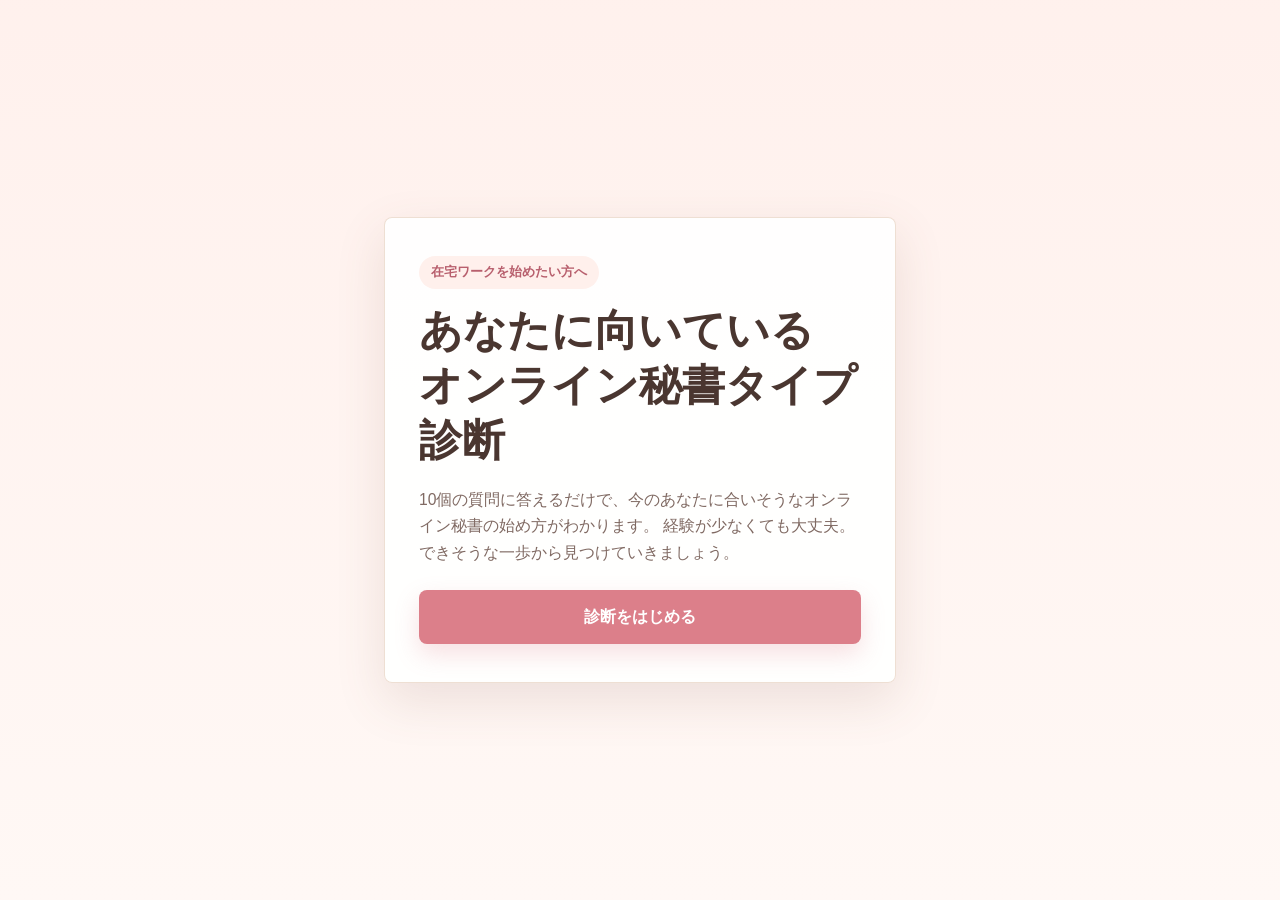
<file: index.html>
<!doctype html>
<html lang="ja">
  <head>
    <meta charset="UTF-8" />
    <meta name="viewport" content="width=device-width, initial-scale=1.0" />
    <title>あなたに向いているオンライン秘書タイプ診断</title>
    <link rel="stylesheet" href="style.css" />
  </head>
  <body>
    <main class="app">
      <section class="intro" id="intro">
        <p class="eyebrow">在宅ワークを始めたい方へ</p>
        <h1>あなたに向いている<br />オンライン秘書タイプ診断</h1>
        <p class="lead">
          10個の質問に答えるだけで、今のあなたに合いそうなオンライン秘書の始め方がわかります。
          経験が少なくても大丈夫。できそうな一歩から見つけていきましょう。
        </p>
        <button class="primary-button" type="button" id="startButton">診断をはじめる</button>
      </section>

      <section class="quiz hidden" id="quiz" aria-live="polite">
        <div class="progress-area">
          <p class="question-count" id="questionCount">1 / 10</p>
          <div class="progress-bar" aria-hidden="true">
            <span id="progressFill"></span>
          </div>
        </div>

        <h2 id="questionText"></h2>
        <div class="choices" id="choices"></div>
      </section>

      <section class="result hidden" id="result">
        <p class="eyebrow">診断結果</p>
        <h2 id="resultTitle"></h2>
        <p class="result-copy" id="resultCopy"></p>

        <div class="result-box">
          <h3>おすすめの始め方</h3>
          <ul id="resultSteps"></ul>
        </div>

        <div class="cta-area">
          <a class="primary-button" id="lineButton" href="#" target="_blank" rel="noreferrer">LINEで無料相談する</a>
          <a class="secondary-button" id="noteButton" href="#" target="_blank" rel="noreferrer">noteで詳しく読む</a>
        </div>

        <button class="text-button" type="button" id="restartButton">もう一度診断する</button>
      </section>
    </main>

    <script src="script.js"></script>
  </body>
</html>
</file>
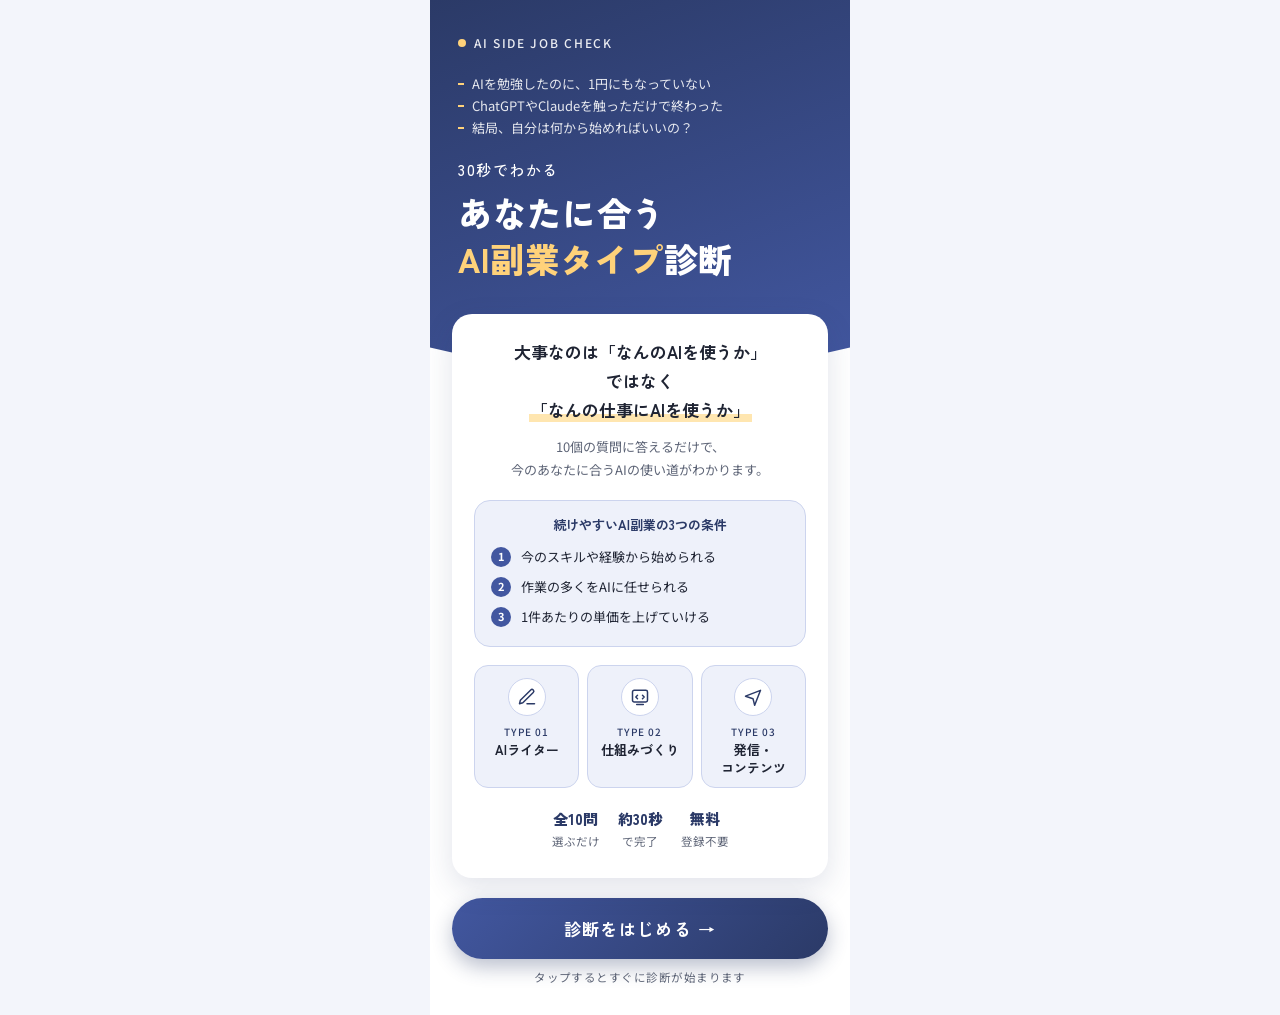
<file: ai-fukugyo/index.html>
<!DOCTYPE html>
<html lang="ja">
<head>
<meta charset="UTF-8">
<meta name="viewport" content="width=device-width, initial-scale=1.0">
<title>AI副業タイプ診断</title>
<link href="https://fonts.googleapis.com/css2?family=Zen+Kaku+Gothic+New:wght@400;500;700;900&family=Noto+Sans+JP:wght@400;500;700&display=swap" rel="stylesheet">
<style>
  :root{
    --main-deep:#2B3A67;
    --main:#4257A0;
    --soft:#EEF1FA;
    --line:#CCD4EE;
    --accent:#FFD27A;
    --ink:#1F2433;
    --ink-sub:#5E6577;
    --white:#FFFFFF;
    --line-brand:#06C755;
  }
  *{margin:0;padding:0;box-sizing:border-box;}
  html,body{height:100%;}
  body{
    font-family:'Noto Sans JP',sans-serif;
    background:#F3F5FB;
    display:flex;
    justify-content:center;
    align-items:flex-start;
    color:var(--ink);
  }
  .phone{
    width:100%;
    max-width:420px;
    min-height:100vh;
    background:var(--white);
    position:relative;
    overflow:hidden;
    display:flex;
    flex-direction:column;
  }
  .screen{display:none;flex-direction:column;flex:1;min-height:100vh;}
  .screen.active{display:flex;}

  /* ===== ヘッダー（トップ） ===== */
  .header-band{
    background:linear-gradient(160deg,var(--main-deep) 0%,var(--main) 100%);
    padding:34px 28px 90px;
    position:relative;
    z-index:1;
    clip-path:ellipse(140% 100% at 50% 0%);
  }
  .brand{
    display:flex;align-items:center;gap:8px;
    color:rgba(255,255,255,.9);
    font-size:12px;font-weight:500;letter-spacing:.14em;
    margin-bottom:22px;
  }
  .brand .dot{width:8px;height:8px;border-radius:50%;background:var(--accent);}
  .hooks{list-style:none;margin-bottom:20px;}
  .hooks li{
    color:rgba(255,255,255,.88);
    font-size:13px;line-height:1.7;
    padding-left:14px;position:relative;
  }
  .hooks li::before{content:"";position:absolute;left:0;top:.75em;width:6px;height:2px;background:var(--accent);}
  h1{
    font-family:'Zen Kaku Gothic New',sans-serif;
    color:#fff;font-size:15px;font-weight:500;
    letter-spacing:.1em;margin-bottom:10px;
  }
  .title-main{
    font-family:'Zen Kaku Gothic New',sans-serif;
    color:#fff;font-size:34px;font-weight:900;
    line-height:1.35;letter-spacing:.02em;
  }
  .title-main .accent{color:var(--accent);}
  .card-area{
    position:relative;z-index:2;
    padding:0 22px;margin-top:-58px;
    flex:1;display:flex;flex-direction:column;
  }
  .lead-card{
    background:var(--white);border-radius:20px;
    box-shadow:0 10px 30px rgba(43,58,103,.14);
    padding:24px 22px;text-align:center;
  }
  .lead-card .q{
    font-family:'Zen Kaku Gothic New',sans-serif;
    font-size:17px;font-weight:700;line-height:1.7;color:var(--ink);
  }
  .lead-card .q .u{
    background:linear-gradient(transparent 68%,#FFE6B0 68%);
    padding:0 2px;
  }
  .lead-card .sub{
    margin-top:10px;font-size:13px;color:var(--ink-sub);line-height:1.8;
  }
  .conditions{
    margin-top:18px;text-align:left;
    background:var(--soft);border:1px solid var(--line);
    border-radius:16px;padding:14px 16px;
  }
  .conditions .c-title{
    font-family:'Zen Kaku Gothic New',sans-serif;
    font-size:13px;font-weight:700;color:var(--main-deep);
    margin-bottom:8px;text-align:center;
  }
  .conditions ol{list-style:none;counter-reset:c;}
  .conditions li{
    counter-increment:c;
    font-size:13px;line-height:1.7;padding:4px 0 4px 30px;position:relative;
  }
  .conditions li::before{
    content:counter(c);
    position:absolute;left:0;top:5px;
    width:20px;height:20px;border-radius:50%;
    background:var(--main);color:#fff;
    font-size:11px;font-weight:700;
    display:flex;align-items:center;justify-content:center;
  }
  .types{display:flex;gap:8px;margin-top:18px;}
  .type{
    flex:1;background:var(--soft);
    border:1px solid var(--line);
    border-radius:14px;padding:12px 6px 10px;text-align:center;
  }
  .type .icon{
    width:38px;height:38px;margin:0 auto 8px;border-radius:50%;
    background:var(--white);display:flex;align-items:center;justify-content:center;
    border:1.5px solid var(--line);
  }
  .type .t-label{
    font-size:10px;font-weight:500;color:var(--main-deep);
    letter-spacing:.1em;margin-bottom:2px;
  }
  .type .t-name{
    font-family:'Zen Kaku Gothic New',sans-serif;
    font-size:13px;font-weight:700;color:var(--ink);line-height:1.4;
  }
  .features{display:flex;justify-content:center;gap:18px;margin:20px 0 4px;}
  .feature{text-align:center;font-size:11.5px;color:var(--ink-sub);line-height:1.5;}
  .feature b{
    display:block;
    font-family:'Zen Kaku Gothic New',sans-serif;
    font-size:15px;font-weight:900;color:var(--main-deep);margin-bottom:2px;
  }
  .cta-area{margin-top:auto;padding:20px 0 30px;}
  .cta{
    display:block;width:100%;border:none;
    background:linear-gradient(135deg,var(--main),var(--main-deep));
    color:#fff;
    font-family:'Zen Kaku Gothic New',sans-serif;
    font-size:17px;font-weight:700;letter-spacing:.08em;
    padding:18px;border-radius:100px;
    box-shadow:0 8px 20px rgba(43,58,103,.32);
    cursor:pointer;transition:transform .15s ease;
    text-align:center;text-decoration:none;
  }
  .cta:active{transform:scale(.98);}
  .cta .arrow{margin-left:6px;}
  .cta-note{
    text-align:center;font-size:11.5px;color:var(--ink-sub);
    margin-top:10px;letter-spacing:.04em;
  }

  /* ===== 質問画面 ===== */
  .quiz-head{
    background:linear-gradient(160deg,var(--main-deep) 0%,var(--main) 100%);
    padding:22px 24px 26px;
  }
  .quiz-head .brand{margin-bottom:14px;}
  .progress-label{
    display:flex;justify-content:space-between;align-items:baseline;
    color:#fff;margin-bottom:8px;
  }
  .progress-label .num{
    font-family:'Zen Kaku Gothic New',sans-serif;
    font-size:20px;font-weight:900;
  }
  .progress-label .num small{font-size:13px;font-weight:500;opacity:.85;}
  .progress-label .pct{font-size:12px;opacity:.9;}
  .progress-bar{
    height:8px;border-radius:100px;
    background:rgba(255,255,255,.25);overflow:hidden;
  }
  .progress-fill{
    height:100%;border-radius:100px;
    background:var(--accent);width:0%;
    transition:width .35s ease;
  }
  .quiz-body{
    flex:1;display:flex;flex-direction:column;
    padding:26px 22px 30px;
  }
  .q-text{
    font-family:'Zen Kaku Gothic New',sans-serif;
    font-size:19px;font-weight:700;line-height:1.65;
    margin-bottom:22px;min-height:3.3em;
  }
  .opts{display:flex;flex-direction:column;gap:12px;}
  .opt{
    width:100%;border:1.5px solid var(--line);
    background:var(--white);color:var(--ink);
    font-family:'Noto Sans JP',sans-serif;
    font-size:15px;font-weight:500;
    padding:16px 18px;border-radius:14px;
    text-align:left;cursor:pointer;
    transition:background .15s ease,border-color .15s ease,transform .1s ease;
    display:flex;align-items:center;gap:12px;
  }
  .opt .mark{
    width:22px;height:22px;flex-shrink:0;
    border-radius:50%;border:2px solid var(--line);
    display:flex;align-items:center;justify-content:center;
    transition:all .15s ease;
  }
  .opt:active{transform:scale(.985);}
  .opt.selected{
    background:var(--soft);border-color:var(--main);
  }
  .opt.selected .mark{
    background:var(--main);border-color:var(--main);
  }
  .opt.selected .mark::after{
    content:"";width:8px;height:8px;border-radius:50%;background:#fff;
  }
  .back-link{
    margin-top:auto;padding-top:22px;
    background:none;border:none;
    color:var(--ink-sub);font-size:13px;
    cursor:pointer;letter-spacing:.04em;
    font-family:'Noto Sans JP',sans-serif;
  }

  /* ===== 結果画面 ===== */
  .result-head{
    background:linear-gradient(160deg,var(--main-deep) 0%,var(--main) 100%);
    padding:30px 28px 92px;text-align:center;
    clip-path:ellipse(140% 100% at 50% 0%);
  }
  .result-head .lbl{
    color:rgba(255,255,255,.9);font-size:12px;
    letter-spacing:.2em;font-weight:500;margin-bottom:10px;
  }
  .result-head .r-catch{
    color:var(--accent);
    font-family:'Zen Kaku Gothic New',sans-serif;
    font-size:14px;font-weight:700;margin-bottom:6px;
  }
  .result-head .r-type{
    color:#fff;
    font-family:'Zen Kaku Gothic New',sans-serif;
    font-size:30px;font-weight:900;line-height:1.35;
  }
  .result-card{
    background:var(--white);border-radius:20px;
    box-shadow:0 10px 30px rgba(43,58,103,.14);
    padding:26px 22px;
  }
  .result-card .r-icon{
    width:64px;height:64px;margin:0 auto 14px;border-radius:50%;
    background:var(--soft);border:1.5px solid var(--line);
    display:flex;align-items:center;justify-content:center;
  }
  .result-card .r-desc{
    font-size:14px;line-height:2;color:var(--ink);
  }
  .r-sec{
    margin-top:20px;
    font-family:'Zen Kaku Gothic New',sans-serif;
    font-size:14px;font-weight:700;color:var(--main-deep);
  }
  .r-points{
    margin-top:10px;display:flex;flex-direction:column;gap:10px;
  }
  .r-point{
    display:flex;gap:10px;align-items:flex-start;
    background:var(--soft);
    border-radius:12px;padding:12px 14px;
    font-size:13px;line-height:1.7;
  }
  .r-point.warn{background:#FFF6E3;}
  .r-point svg{flex-shrink:0;margin-top:3px;}
  .line-area{
    margin-top:22px;
    background:var(--white);border-radius:20px;
    box-shadow:0 10px 30px rgba(43,58,103,.10);
    padding:22px;text-align:center;
  }
  .line-area .l-msg{
    font-family:'Zen Kaku Gothic New',sans-serif;
    font-size:15px;font-weight:700;line-height:1.8;margin-bottom:12px;
  }
  .line-area .l-gifts{
    text-align:left;font-size:13px;line-height:1.8;color:var(--ink-sub);
    margin:0 0 16px 1.2em;
  }
  .line-area .l-keyword{
    display:inline-block;background:var(--soft);
    border-radius:6px;padding:0 6px;font-weight:700;color:var(--main-deep);
  }
  .line-btn{
    display:flex;align-items:center;justify-content:center;gap:8px;
    width:100%;border:none;
    background:var(--line-brand);color:#fff;
    font-family:'Zen Kaku Gothic New',sans-serif;
    font-size:16px;font-weight:700;letter-spacing:.05em;
    padding:17px;border-radius:100px;
    box-shadow:0 8px 20px rgba(6,199,85,.30);
    cursor:pointer;text-decoration:none;
    transition:transform .15s ease;
  }
  .line-btn:active{transform:scale(.98);}
  .disclaimer{
    margin-top:16px;font-size:11px;line-height:1.7;color:var(--ink-sub);text-align:left;
  }
  .retry{
    margin:22px auto 34px;display:block;
    background:none;border:none;
    color:var(--ink-sub);font-size:13px;
    cursor:pointer;letter-spacing:.04em;text-decoration:underline;
    font-family:'Noto Sans JP',sans-serif;
  }

  .fade-in{animation:rise .45s ease both;}
  @media (prefers-reduced-motion:no-preference){
    .lead-card,.types,.features{animation:rise .6s ease both;}
    .types{animation-delay:.12s;}
    .features{animation-delay:.22s;}
  }
  @keyframes rise{
    from{opacity:0;transform:translateY(14px);}
    to{opacity:1;transform:translateY(0);}
  }
</style>
</head>
<body>
<div class="phone">

  <!-- ============ トップ画面 ============ -->
  <section class="screen active" id="screen-top">
    <header class="header-band">
      <div class="brand"><span class="dot"></span>AI SIDE JOB CHECK</div>
      <ul class="hooks">
        <li>AIを勉強したのに、1円にもなっていない</li>
        <li>ChatGPTやClaudeを触っただけで終わった</li>
        <li>結局、自分は何から始めればいいの？</li>
      </ul>
      <h1>30秒でわかる</h1>
      <div class="title-main">あなたに合う<br><span class="accent">AI副業タイプ</span>診断</div>
    </header>

    <main class="card-area">
      <div class="lead-card">
        <p class="q">大事なのは「なんのAIを使うか」<br>ではなく<br><span class="u">「なんの仕事にAIを使うか」</span></p>
        <p class="sub">10個の質問に答えるだけで、<br>今のあなたに合うAIの使い道がわかります。</p>

        <div class="conditions">
          <p class="c-title">続けやすいAI副業の3つの条件</p>
          <ol>
            <li>今のスキルや経験から始められる</li>
            <li>作業の多くをAIに任せられる</li>
            <li>1件あたりの単価を上げていける</li>
          </ol>
        </div>

        <div class="types">
          <div class="type">
            <div class="icon">
              <svg width="20" height="20" viewBox="0 0 24 24" fill="none" stroke="#2B3A67" stroke-width="1.8" stroke-linecap="round" stroke-linejoin="round"><path d="M12 20h9"/><path d="M16.5 3.5a2.1 2.1 0 0 1 3 3L7 19l-4 1 1-4z"/></svg>
            </div>
            <div class="t-label">TYPE 01</div>
            <div class="t-name">AIライター</div>
          </div>
          <div class="type">
            <div class="icon">
              <svg width="20" height="20" viewBox="0 0 24 24" fill="none" stroke="#2B3A67" stroke-width="1.8" stroke-linecap="round" stroke-linejoin="round"><rect x="3" y="4" width="18" height="14" rx="2"/><path d="M8 21h8"/><path d="M9 10l-2 2 2 2"/><path d="M15 10l2 2-2 2"/></svg>
            </div>
            <div class="t-label">TYPE 02</div>
            <div class="t-name">仕組みづくり</div>
          </div>
          <div class="type">
            <div class="icon">
              <svg width="20" height="20" viewBox="0 0 24 24" fill="none" stroke="#2B3A67" stroke-width="1.8" stroke-linecap="round" stroke-linejoin="round"><path d="M3 11l18-7-7 18-2-8z"/></svg>
            </div>
            <div class="t-label">TYPE 03</div>
            <div class="t-name">発信・<br>コンテンツ</div>
          </div>
        </div>

        <div class="features">
          <div class="feature"><b>全10問</b>選ぶだけ</div>
          <div class="feature"><b>約30秒</b>で完了</div>
          <div class="feature"><b>無料</b>登録不要</div>
        </div>
      </div>

      <div class="cta-area">
        <button class="cta" onclick="startQuiz()">診断をはじめる<span class="arrow">→</span></button>
        <p class="cta-note">タップするとすぐに診断が始まります</p>
      </div>
    </main>
  </section>

  <!-- ============ 質問画面 ============ -->
  <section class="screen" id="screen-quiz">
    <div class="quiz-head">
      <div class="brand"><span class="dot"></span>AI SIDE JOB CHECK</div>
      <div class="progress-label">
        <div class="num">Q<span id="q-num">1</span><small> / 10</small></div>
        <div class="pct" id="q-pct">10%</div>
      </div>
      <div class="progress-bar"><div class="progress-fill" id="q-fill"></div></div>
    </div>
    <div class="quiz-body">
      <p class="q-text fade-in" id="q-text"></p>
      <div class="opts" id="q-opts"></div>
      <button class="back-link" id="q-back" onclick="goBack()">← ひとつ前の質問に戻る</button>
    </div>
  </section>

  <!-- ============ 結果画面 ============ -->
  <section class="screen" id="screen-result">
    <header class="result-head">
      <p class="lbl">RESULT</p>
      <p class="r-catch" id="r-catch"></p>
      <div class="r-type" id="r-type"></div>
    </header>
    <main class="card-area">
      <div class="result-card fade-in">
        <div class="r-icon" id="r-icon"></div>
        <p class="r-desc" id="r-desc"></p>
        <p class="r-sec">うまくいく人の共通点</p>
        <div class="r-points" id="r-good"></div>
        <p class="r-sec">つまずきやすいパターン</p>
        <div class="r-points" id="r-warn"></div>
      </div>

      <div class="line-area fade-in">
        <p class="l-msg">あなたのタイプに合った<br>最初の一歩を公式LINEでお届けします</p>
        <ul class="l-gifts">
          <li><span id="r-gift"></span></li>
          <li>AIに任せる作業・自分でやる作業の分け方</li>
          <li>個別の相談も受け付けています</li>
        </ul>
        <a class="line-btn" id="line-btn" href="#" target="_blank" rel="noopener">
          <svg width="20" height="20" viewBox="0 0 24 24" fill="#fff"><path d="M12 3C6.5 3 2 6.6 2 11c0 3.9 3.5 7.2 8.3 7.9.3.1.8.2.9.5.1.3.1.7 0 1l-.1.9c0 .3-.2 1 .9.5s5.9-3.5 8-6c1.5-1.6 2-3.2 2-4.8C22 6.6 17.5 3 12 3z"/></svg>
          LINEで受け取る
        </a>
        <p class="cta-note">登録後に <span class="l-keyword" id="r-keyword"></span> と送ってください</p>
        <p class="disclaimer">※この診断は向き・不向きの目安です。収入や成果を保証するものではありません。</p>
      </div>

      <button class="retry" onclick="restart()">もう一度診断する</button>
    </main>
  </section>

</div>

<script>
// ===== 設定 =====
// 公開前に公式LINEの友だち追加URLに差し替える
const LINE_URL = "https://lin.ee/your-line-url";

// ===== 質問データ =====
// Q1: 属性確認用（判定に反映しない type:"attr"）
// Q2-10: 判定用 direction:"writer"=AIライター / "builder"=仕組みづくり / "creator"=発信・コンテンツ
const QUESTIONS = [
  {
    text:"副業に使える時間は、1日どのくらいですか？",
    type:"attr",
    options:["30分くらい","1時間くらい","2時間以上","平日は難しく、週末にまとめて"]
  },
  {
    text:"文章を読んだり、整えたりするのは苦にならない",
    type:"scale", direction:"writer"
  },
  {
    text:"手順やマニュアルがあれば、その通りに進めるのが得意だ",
    type:"scale", direction:"writer"
  },
  {
    text:"まずは誰かの依頼を受けて、確実に報酬をもらう形で始めたい",
    type:"scale", direction:"writer"
  },
  {
    text:"アプリやツールの設定を、調べながら触るのが好きだ",
    type:"scale", direction:"builder"
  },
  {
    text:"同じ作業を繰り返すより、仕組みにして自動化したい",
    type:"scale", direction:"builder"
  },
  {
    text:"作業時間が多少かかっても、1件の単価が高い仕事をしたい",
    type:"scale", direction:"builder"
  },
  {
    text:"SNSで自分の考えや日常を発信するのに抵抗がない",
    type:"scale", direction:"creator"
  },
  {
    text:"自分の経験や失敗談を、誰かの役に立てたいと思う",
    type:"scale", direction:"creator"
  },
  {
    text:"すぐに結果が出なくても、コツコツ積み上げるのは苦じゃない",
    type:"scale", direction:"creator"
  }
];

const SCALE_OPTIONS = ["そう思う","どちらかといえばそう思う","あまり思わない","思わない"];
// そう思う=3点 → 思わない=0点（その設問の方向タイプへの加点）
const SCALE_POINTS = [3,2,1,0];

// 同点のときに優先するタイプの順番（始めやすい順）
const TYPE_ORDER = ["writer","builder","creator"];

// ===== 結果データ =====
const RESULTS = {
  writer:{
    catch:"あなたに向いているのは…",
    type:"AIライター型",
    icon:'<svg width="30" height="30" viewBox="0 0 24 24" fill="none" stroke="#2B3A67" stroke-width="1.8" stroke-linecap="round" stroke-linejoin="round"><path d="M12 20h9"/><path d="M16.5 3.5a2.1 2.1 0 0 1 3 3L7 19l-4 1 1-4z"/></svg>',
    desc:"あなたは、決まった手順をていねいにこなし、文章の質を整えるのが得意なタイプです。下書きはAIに任せて、あなたは確認と仕上げに集中する。この分担で、スキマ時間でも安定して仕事を受けられる働き方が向いています。",
    good:[
      "AIの下書きをそのまま出さず、自分の目で事実と表現を確認している",
      "最初は単価より実績づくりを優先し、得意ジャンルを絞っていく",
      "使ったプロンプトや手順をメモして、次の仕事で再利用している"
    ],
    warn:[
      "AIの文章を確認せずに納品して、修正が増えてしまう",
      "低単価の案件を数だけこなして、時間がなくなる"
    ],
    gift:"AIライターの始め方ロードマップ",
    keyword:"ライター"
  },
  builder:{
    catch:"あなたに向いているのは…",
    type:"仕組みづくり型",
    icon:'<svg width="30" height="30" viewBox="0 0 24 24" fill="none" stroke="#2B3A67" stroke-width="1.8" stroke-linecap="round" stroke-linejoin="round"><rect x="3" y="4" width="18" height="14" rx="2"/><path d="M8 21h8"/><path d="M9 10l-2 2 2 2"/><path d="M15 10l2 2-2 2"/></svg>',
    desc:"あなたは、ツールを触りながら「もっと楽にできないか」を考えられるタイプです。診断ページや業務の自動化など、AIを使って「仕組み」を作って納品する仕事は、1件の単価を上げやすく、あなたの工夫がそのまま価値になります。",
    good:[
      "まず自分の作業を自動化して、その経験をそのまま商品にしている",
      "作ったものを実績として公開し、次の依頼につなげている",
      "依頼者の困りごとを先に聞いてから、作るものを決めている"
    ],
    warn:[
      "ツール選びや勉強ばかりで、誰かに届ける前に止まってしまう",
      "作り込みすぎて、時間に見合わない価格で引き受けてしまう"
    ],
    gift:"AIで作れる高単価な納品物リスト",
    keyword:"仕組み"
  },
  creator:{
    catch:"あなたに向いているのは…",
    type:"発信・コンテンツ型",
    icon:'<svg width="30" height="30" viewBox="0 0 24 24" fill="none" stroke="#2B3A67" stroke-width="1.8" stroke-linecap="round" stroke-linejoin="round"><path d="M3 11l18-7-7 18-2-8z"/></svg>',
    desc:"あなたは、自分の経験や考えを言葉にして届けられるタイプです。投稿のネタ出しや下書きをAIに手伝ってもらいながら、SNSやnoteで発信を積み上げていく働き方が向いています。時間はかかりますが、育つほど自分の資産になります。",
    good:[
      "AIに丸投げせず、自分の体験談を1つ入れてから投稿している",
      "伸びた投稿の型を分析して、次の投稿に活かしている",
      "最初の3か月は数字より「続けること」を目標にしている"
    ],
    warn:[
      "AIっぽい文章を量産して、誰の投稿か分からなくなる",
      "1か月で結果が出ずに、発信をやめてしまう"
    ],
    gift:"AIで投稿を作る1週間テンプレート",
    keyword:"発信"
  }
};

// ===== 状態 =====
let current = 0;
let answers = new Array(QUESTIONS.length).fill(null);

const $ = id => document.getElementById(id);

function show(id){
  document.querySelectorAll(".screen").forEach(s=>s.classList.remove("active"));
  $(id).classList.add("active");
  window.scrollTo(0,0);
}

function startQuiz(){
  current = 0;
  answers.fill(null);
  renderQuestion();
  show("screen-quiz");
}

function renderQuestion(){
  const q = QUESTIONS[current];
  $("q-num").textContent = current+1;
  $("q-pct").textContent = Math.round(((current+1)/QUESTIONS.length)*100) + "%";
  $("q-fill").style.width = ((current+1)/QUESTIONS.length)*100 + "%";

  const qText = $("q-text");
  qText.textContent = q.text;
  qText.classList.remove("fade-in");
  void qText.offsetWidth;
  qText.classList.add("fade-in");

  const opts = q.type==="attr" ? q.options : SCALE_OPTIONS;
  const wrap = $("q-opts");
  wrap.innerHTML = "";
  opts.forEach((label,i)=>{
    const btn = document.createElement("button");
    btn.className = "opt" + (answers[current]===i ? " selected" : "");
    btn.innerHTML = '<span class="mark"></span>' + label;
    btn.onclick = ()=>selectOption(i,btn);
    wrap.appendChild(btn);
  });

  $("q-back").style.visibility = current===0 ? "hidden" : "visible";
}

function selectOption(i,btn){
  answers[current] = i;
  document.querySelectorAll(".opt").forEach(o=>o.classList.remove("selected"));
  btn.classList.add("selected");
  setTimeout(()=>{
    if(current < QUESTIONS.length-1){
      current++;
      renderQuestion();
    }else{
      showResult();
    }
  }, 280);
}

function goBack(){
  if(current>0){
    current--;
    renderQuestion();
  }
}

function calcResult(){
  const score = {}, max = {};
  TYPE_ORDER.forEach(t=>{ score[t]=0; max[t]=0; });
  QUESTIONS.forEach((q,idx)=>{
    if(q.type!=="scale") return;
    score[q.direction] += SCALE_POINTS[answers[idx]];
    max[q.direction] += 3;
  });
  // 設問数が変わっても公平になるよう、満点比で比較する
  let best = TYPE_ORDER[0];
  TYPE_ORDER.forEach(t=>{
    if(score[t]/max[t] > score[best]/max[best]) best = t;
  });
  return best;
}

function checkIcon(color){
  return '<svg width="16" height="16" viewBox="0 0 24 24" fill="none" stroke="'+color+'" stroke-width="2.4" stroke-linecap="round" stroke-linejoin="round"><path d="M20 6L9 17l-5-5"/></svg>';
}
function warnIcon(){
  return '<svg width="16" height="16" viewBox="0 0 24 24" fill="none" stroke="#C98A12" stroke-width="2.4" stroke-linecap="round" stroke-linejoin="round"><path d="M12 9v4"/><path d="M12 17h.01"/><path d="M10.3 3.9L1.8 18a2 2 0 0 0 1.7 3h17a2 2 0 0 0 1.7-3L13.7 3.9a2 2 0 0 0-3.4 0z"/></svg>';
}

function showResult(){
  const r = RESULTS[calcResult()];
  $("r-catch").textContent = r.catch;
  $("r-type").innerHTML = r.type;
  $("r-icon").innerHTML = r.icon;
  $("r-desc").textContent = r.desc;
  $("r-good").innerHTML = r.good.map(p=>
    '<div class="r-point">'+checkIcon("#2B3A67")+'<span>'+p+'</span></div>'
  ).join("");
  $("r-warn").innerHTML = r.warn.map(p=>
    '<div class="r-point warn">'+warnIcon()+'<span>'+p+'</span></div>'
  ).join("");
  $("r-gift").textContent = r.gift;
  $("r-keyword").textContent = "「" + r.keyword + "」";
  $("line-btn").href = LINE_URL;
  show("screen-result");
}

function restart(){
  show("screen-top");
}
</script>
</body>
</html>
</file>
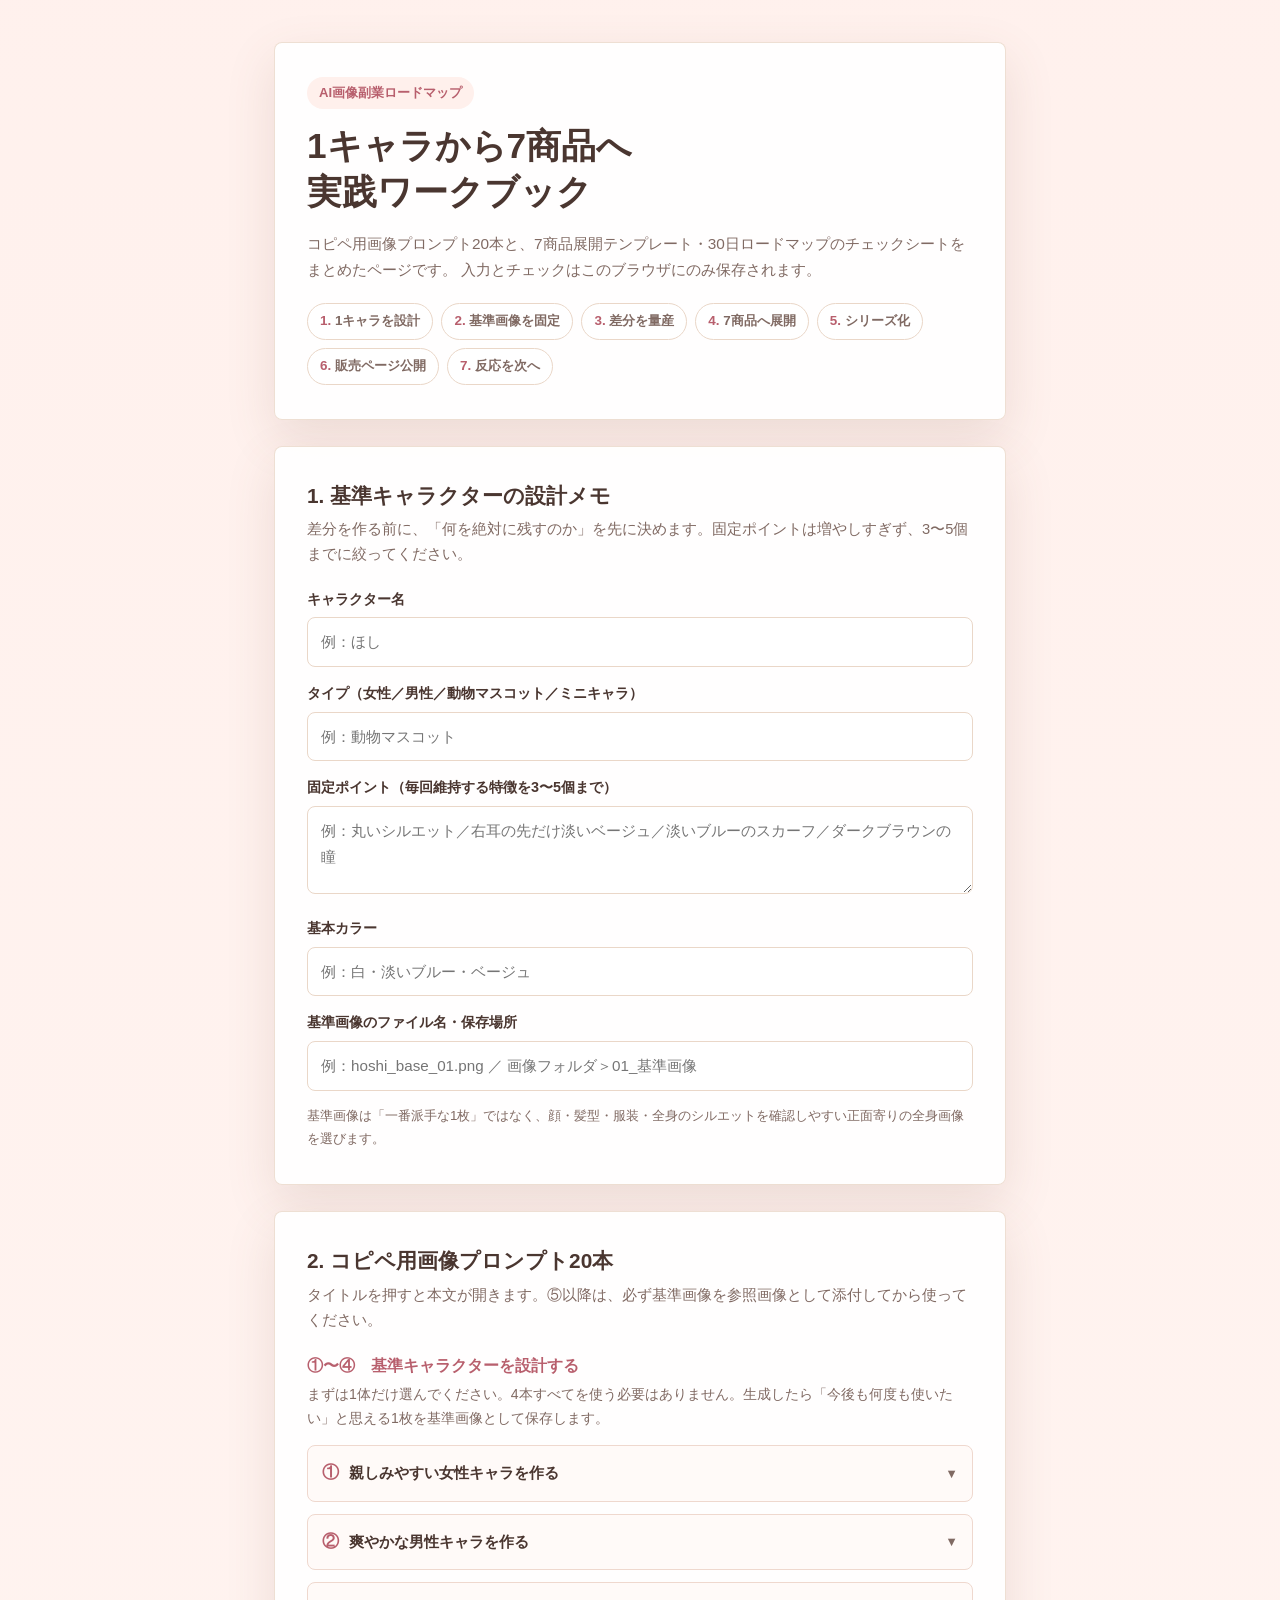
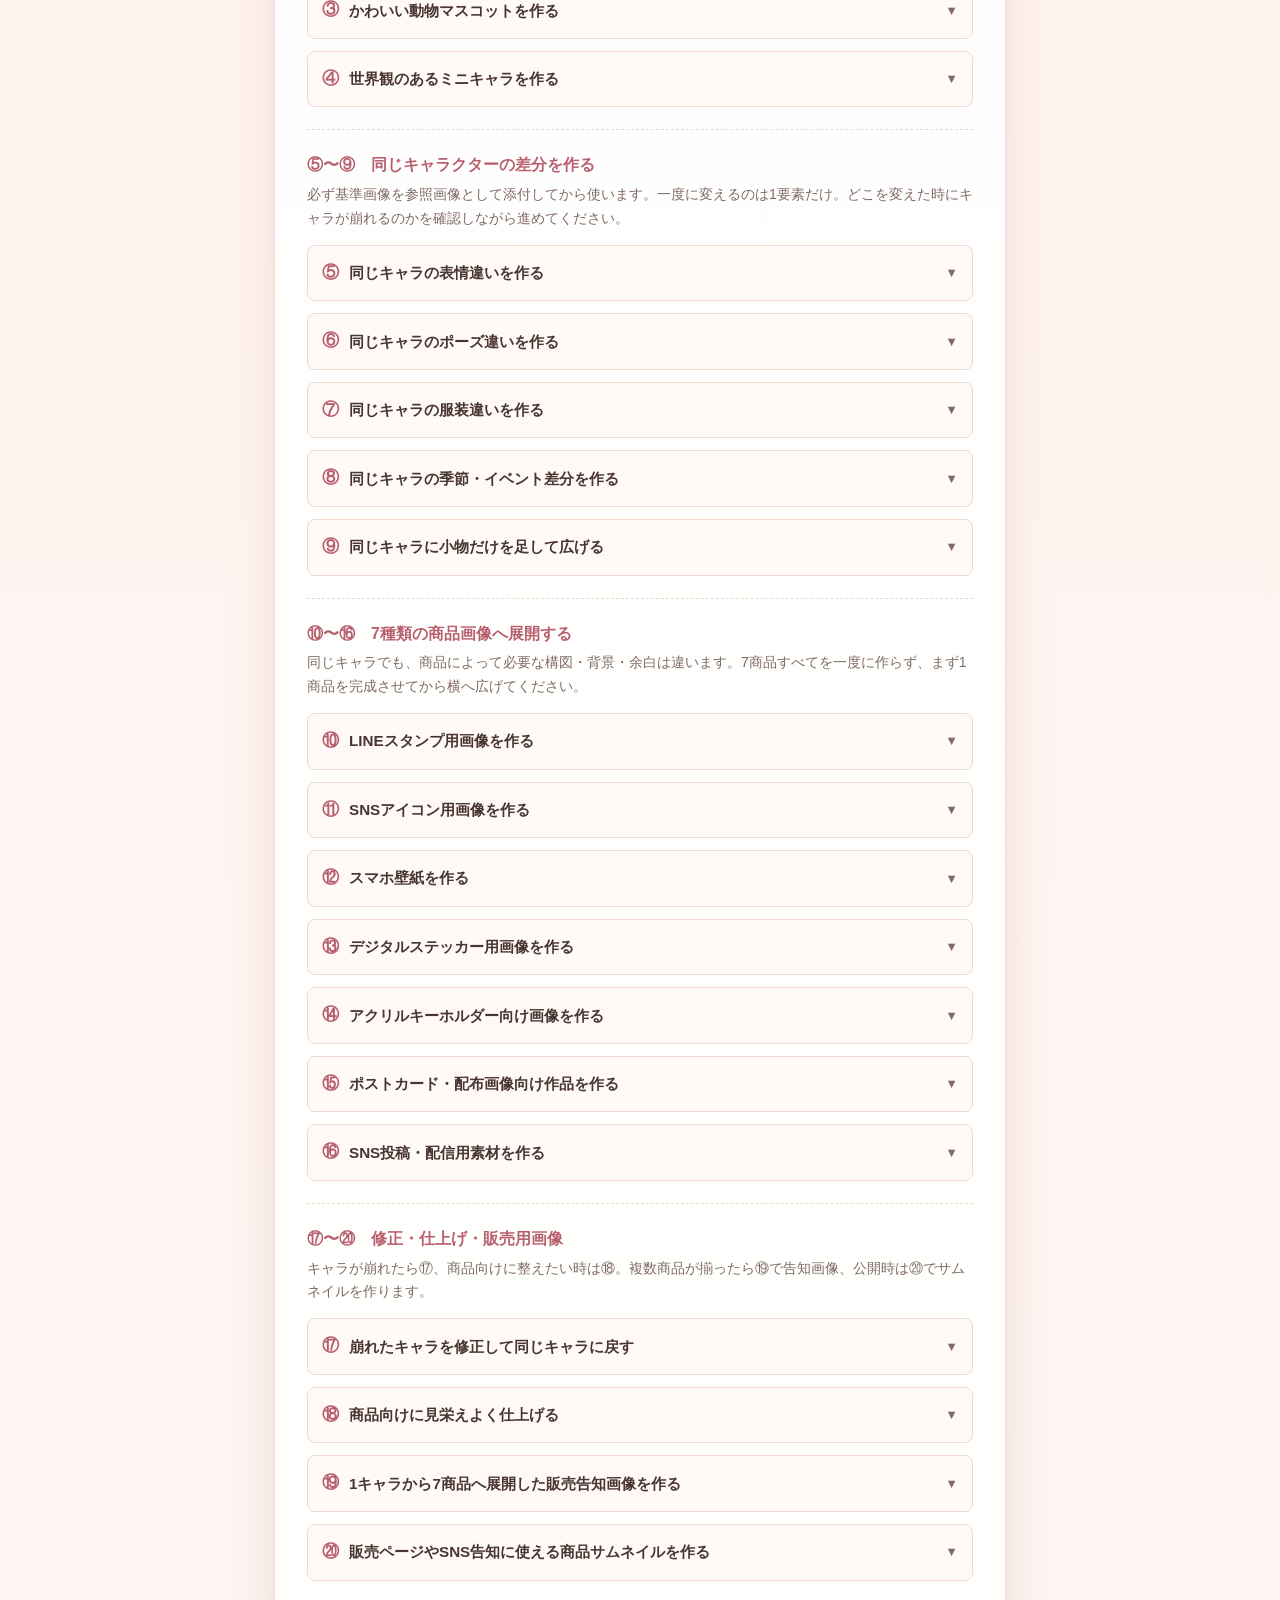
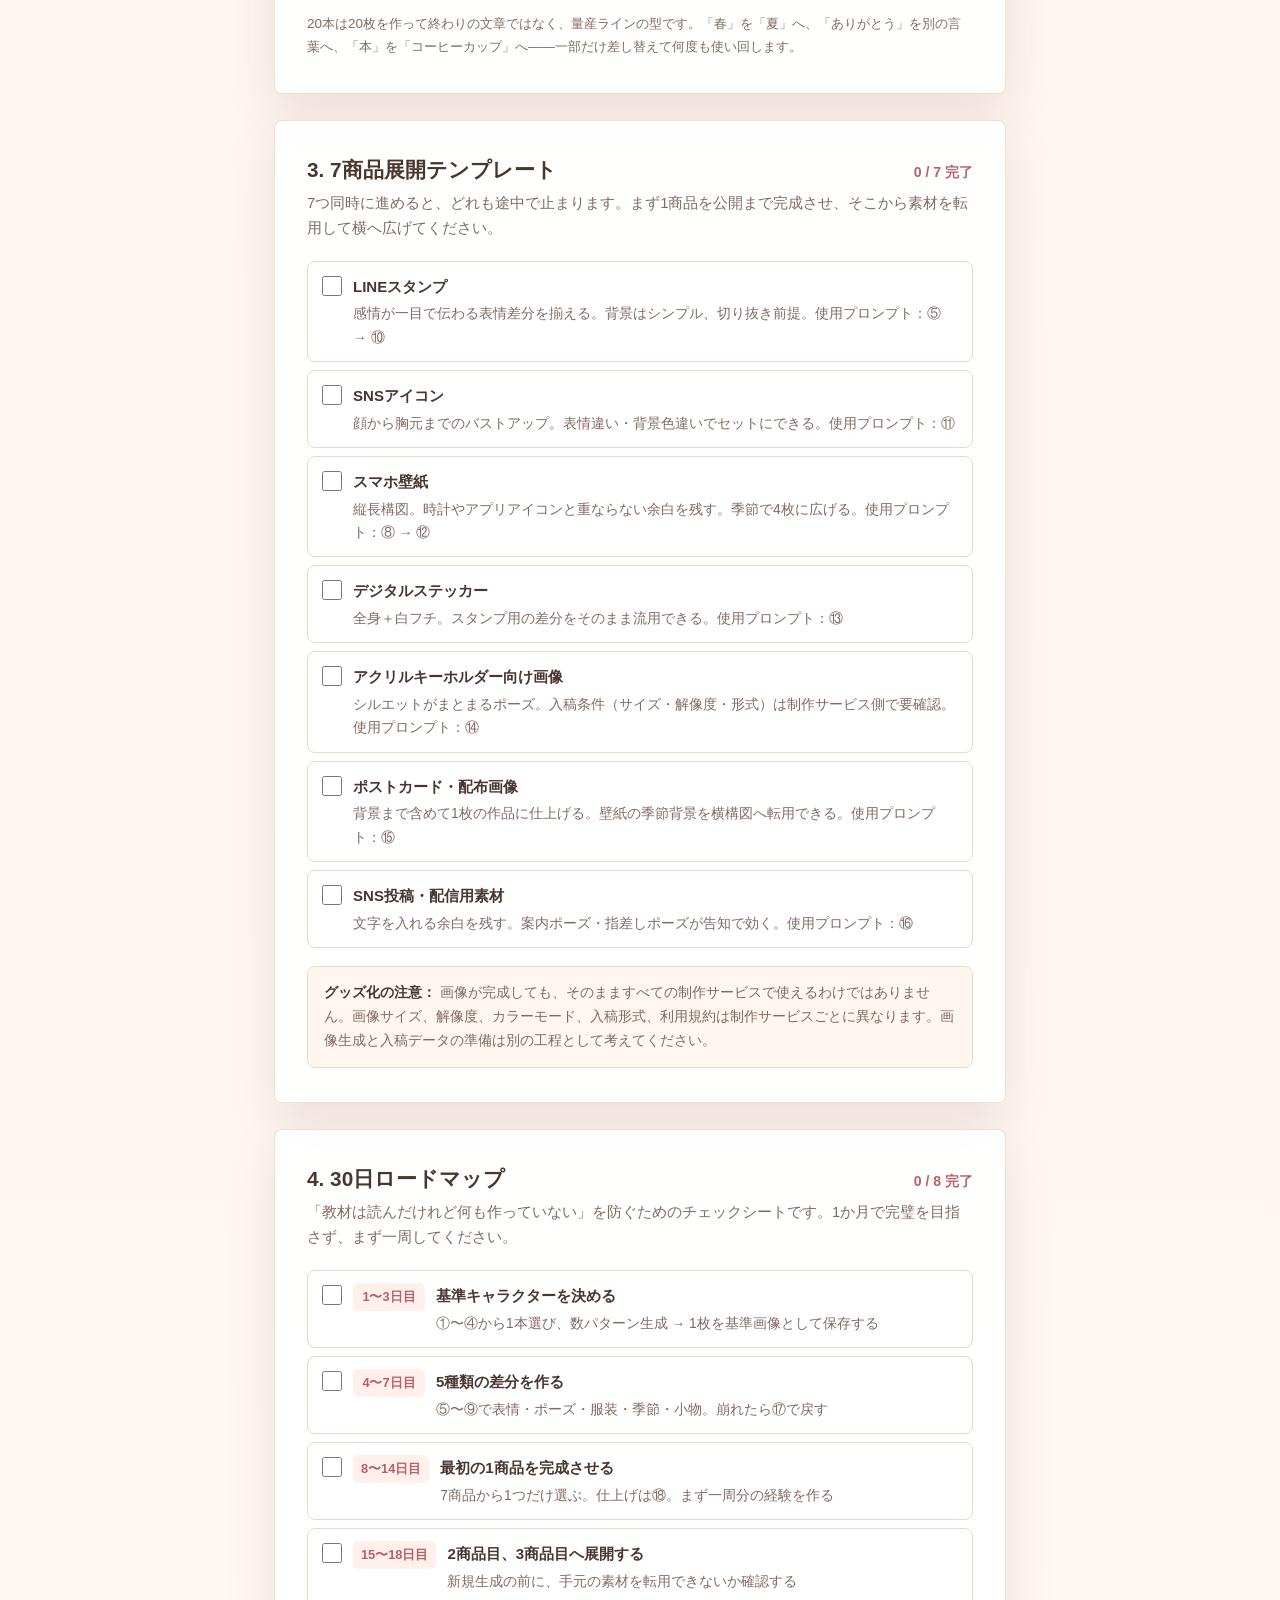
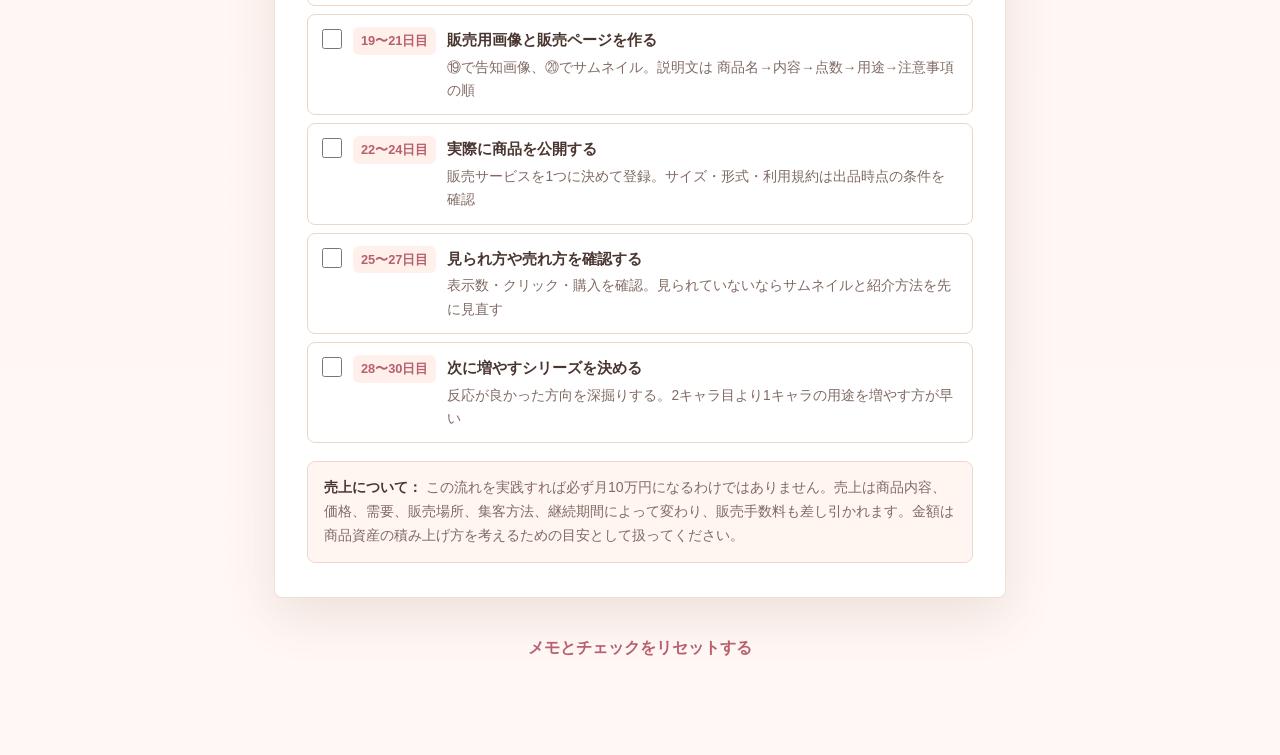
<file: ai-image-7products/index.html>
<!doctype html>
<html lang="ja">
  <head>
    <meta charset="UTF-8" />
    <meta name="viewport" content="width=device-width, initial-scale=1.0" />
    <title>1キャラ→7商品 実践ワークブック｜AI画像副業ロードマップ</title>
    <link rel="stylesheet" href="style.css" />
  </head>
  <body>
    <div class="page">
      <header class="hero">
        <p class="eyebrow">AI画像副業ロードマップ</p>
        <h1>1キャラから7商品へ<br />実践ワークブック</h1>
        <p class="lead">
          コピペ用画像プロンプト20本と、7商品展開テンプレート・30日ロードマップのチェックシートをまとめたページです。
          入力とチェックはこのブラウザにのみ保存されます。
        </p>
        <ol class="flow">
          <li>1キャラを設計</li>
          <li>基準画像を固定</li>
          <li>差分を量産</li>
          <li>7商品へ展開</li>
          <li>シリーズ化</li>
          <li>販売ページ公開</li>
          <li>反応を次へ</li>
        </ol>
      </header>

      <section class="section">
        <div class="section-head">
          <h2>1. 基準キャラクターの設計メモ</h2>
        </div>
        <p class="section-note">
          差分を作る前に、「何を絶対に残すのか」を先に決めます。固定ポイントは増やしすぎず、3〜5個までに絞ってください。
        </p>
        <div id="designFields"></div>
        <p class="hint">
          基準画像は「一番派手な1枚」ではなく、顔・髪型・服装・全身のシルエットを確認しやすい正面寄りの全身画像を選びます。
        </p>
      </section>

      <section class="section">
        <div class="section-head">
          <h2>2. コピペ用画像プロンプト20本</h2>
        </div>
        <p class="section-note">
          タイトルを押すと本文が開きます。⑤以降は、必ず基準画像を参照画像として添付してから使ってください。
        </p>
        <div id="prompts"></div>
        <p class="status" id="status" role="status" aria-live="polite"></p>
        <p class="hint">
          20本は20枚を作って終わりの文章ではなく、量産ラインの型です。「春」を「夏」へ、「ありがとう」を別の言葉へ、「本」を「コーヒーカップ」へ――一部だけ差し替えて何度も使い回します。
        </p>
      </section>

      <section class="section">
        <div class="section-head">
          <h2>3. 7商品展開テンプレート</h2>
          <span class="counter" id="productCounter"></span>
        </div>
        <p class="section-note">
          7つ同時に進めると、どれも途中で止まります。まず1商品を公開まで完成させ、そこから素材を転用して横へ広げてください。
        </p>
        <ul class="checklist" id="productChecklist"></ul>
        <p class="caution">
          <strong>グッズ化の注意：</strong>
          画像が完成しても、そのまますべての制作サービスで使えるわけではありません。画像サイズ、解像度、カラーモード、入稿形式、利用規約は制作サービスごとに異なります。画像生成と入稿データの準備は別の工程として考えてください。
        </p>
      </section>

      <section class="section">
        <div class="section-head">
          <h2>4. 30日ロードマップ</h2>
          <span class="counter" id="roadmapCounter"></span>
        </div>
        <p class="section-note">
          「教材は読んだけれど何も作っていない」を防ぐためのチェックシートです。1か月で完璧を目指さず、まず一周してください。
        </p>
        <ul class="checklist" id="roadmapChecklist"></ul>
        <p class="caution">
          <strong>売上について：</strong>
          この流れを実践すれば必ず月10万円になるわけではありません。売上は商品内容、価格、需要、販売場所、集客方法、継続期間によって変わり、販売手数料も差し引かれます。金額は商品資産の積み上げ方を考えるための目安として扱ってください。
        </p>
      </section>

      <footer class="footer">
        <button class="text-button" type="button" id="resetButton">メモとチェックをリセットする</button>
      </footer>
    </div>

    <script src="script.js"></script>
  </body>
</html>
</file>
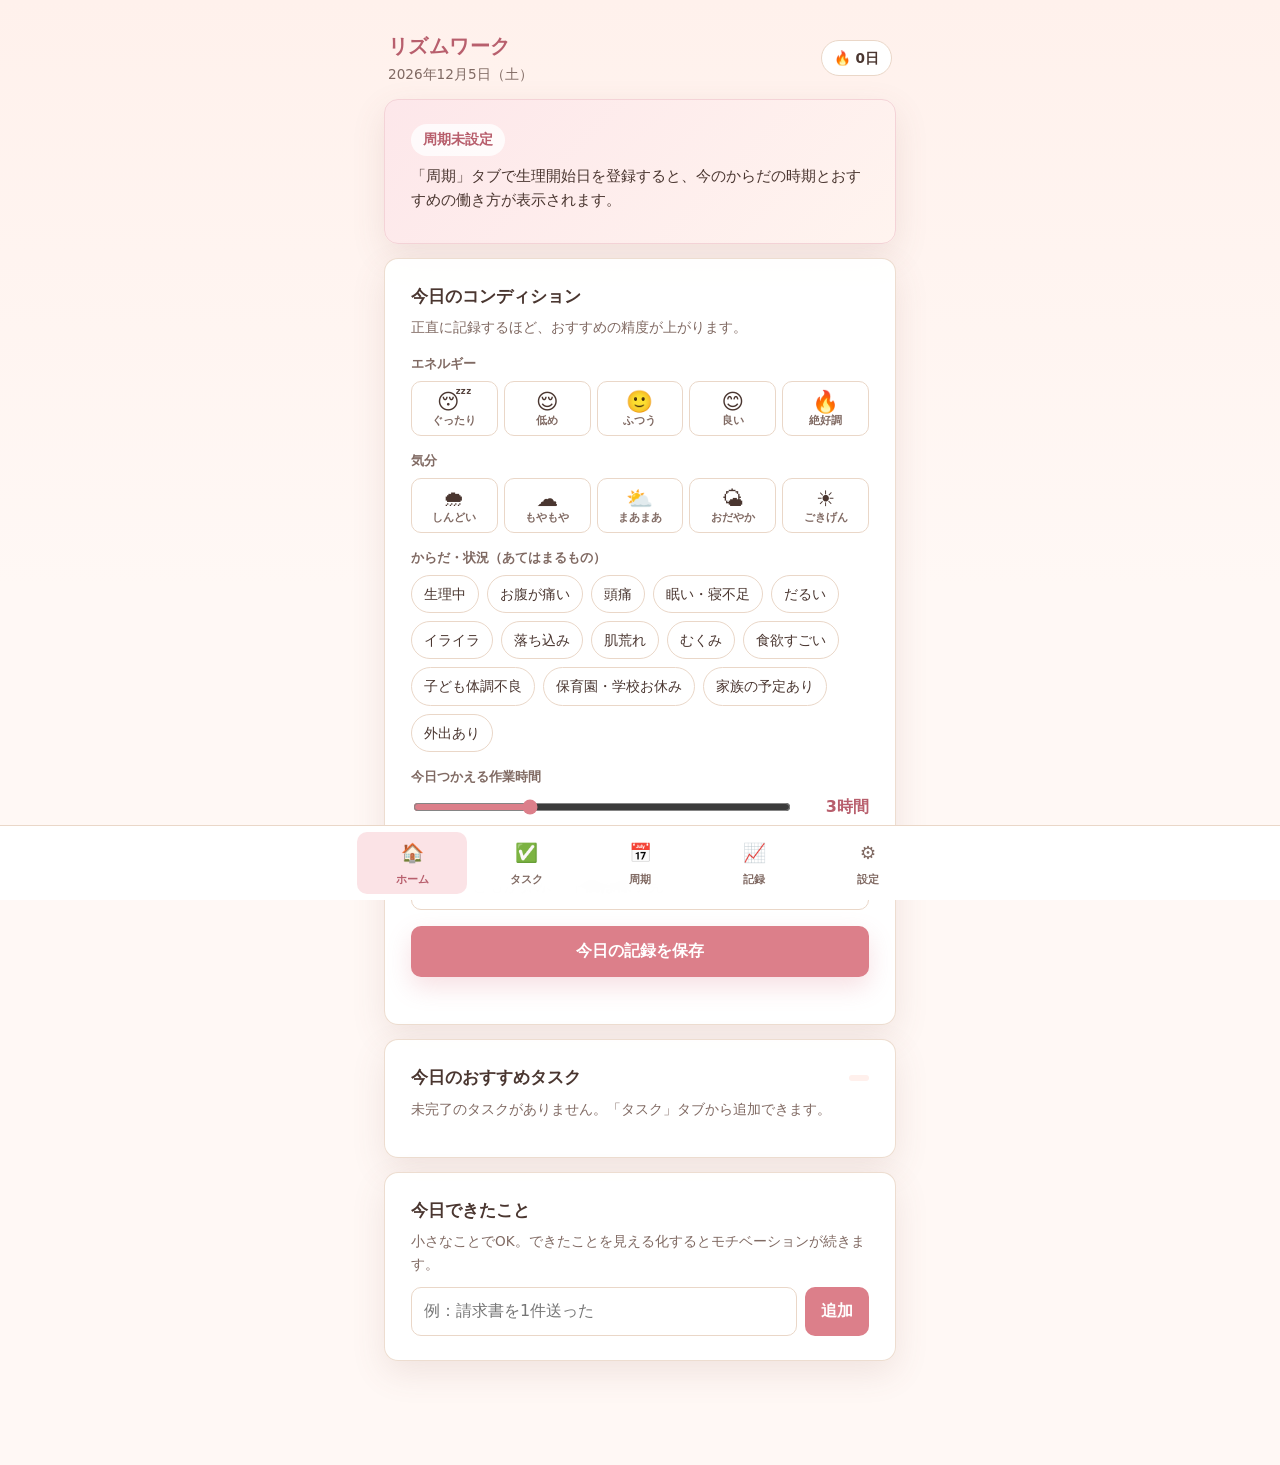
<file: task-app/index.html>
<!doctype html>
<html lang="ja">
  <head>
    <meta charset="UTF-8" />
    <meta name="viewport" content="width=device-width, initial-scale=1.0, viewport-fit=cover" />
    <meta name="theme-color" content="#fff8f5" />
    <title>リズムワーク｜からだと気分に合わせるフリーランスのタスク管理</title>
    <link rel="stylesheet" href="style.css" />
  </head>
  <body>
    <div class="app">
      <header class="topbar">
        <div>
          <p class="brand">リズムワーク</p>
          <p class="today" id="todayLabel"></p>
        </div>
        <div class="streak" id="streakBadge" title="連続チェックイン日数">🔥 0日</div>
      </header>

      <!-- ===== ホーム ===== -->
      <section class="view" id="view-home">
        <div class="card phase-card" id="phaseCard">
          <div class="phase-head">
            <span class="phase-badge" id="phaseBadge">周期未設定</span>
            <span class="phase-day" id="phaseDay"></span>
          </div>
          <p class="phase-copy" id="phaseCopy">カレンダーで生理開始日を登録すると、今のからだの時期とおすすめの働き方が表示されます。</p>
          <p class="phase-next" id="phaseNext"></p>
        </div>

        <div class="card">
          <h2>今日のコンディション</h2>
          <p class="hint">正直に記録するほど、おすすめの精度が上がります。</p>

          <label class="field-label">エネルギー</label>
          <div class="scale" id="energyScale" role="radiogroup" aria-label="エネルギー">
            <button type="button" class="scale-btn" data-value="1">😴<span>ぐったり</span></button>
            <button type="button" class="scale-btn" data-value="2">😌<span>低め</span></button>
            <button type="button" class="scale-btn" data-value="3">🙂<span>ふつう</span></button>
            <button type="button" class="scale-btn" data-value="4">😊<span>良い</span></button>
            <button type="button" class="scale-btn" data-value="5">🔥<span>絶好調</span></button>
          </div>

          <label class="field-label">気分</label>
          <div class="scale" id="moodScale" role="radiogroup" aria-label="気分">
            <button type="button" class="scale-btn" data-value="1">🌧<span>しんどい</span></button>
            <button type="button" class="scale-btn" data-value="2">☁️<span>もやもや</span></button>
            <button type="button" class="scale-btn" data-value="3">⛅<span>まあまあ</span></button>
            <button type="button" class="scale-btn" data-value="4">🌤<span>おだやか</span></button>
            <button type="button" class="scale-btn" data-value="5">☀️<span>ごきげん</span></button>
          </div>

          <label class="field-label">からだ・状況（あてはまるもの）</label>
          <div class="chips" id="symptomChips"></div>

          <label class="field-label" for="hoursInput">今日つかえる作業時間</label>
          <div class="hours-row">
            <input type="range" id="hoursInput" min="0" max="10" step="0.5" value="3" />
            <output id="hoursOutput">3時間</output>
          </div>

          <label class="field-label" for="memoInput">ひとことメモ</label>
          <input type="text" id="memoInput" placeholder="例：子どもが鼻水。午後は様子見" maxlength="120" />

          <button type="button" class="primary-button" id="saveCheckin">今日の記録を保存</button>
          <p class="saved-note" id="checkinSaved"></p>
        </div>

        <div class="card">
          <div class="card-head">
            <h2>今日のおすすめタスク</h2>
            <span class="pill" id="recoSummary"></span>
          </div>
          <p class="hint" id="recoHint"></p>
          <ul class="task-list" id="recoList"></ul>
        </div>

        <div class="card">
          <h2>今日できたこと</h2>
          <p class="hint">小さなことでOK。できたことを見える化するとモチベーションが続きます。</p>
          <form class="inline-form" id="winForm">
            <input type="text" id="winInput" placeholder="例：請求書を1件送った" maxlength="80" required />
            <button type="submit" class="small-button">追加</button>
          </form>
          <ul class="win-list" id="winList"></ul>
        </div>
      </section>

      <!-- ===== タスク ===== -->
      <section class="view hidden" id="view-tasks">
        <div class="card">
          <h2 id="taskFormTitle">タスクを追加</h2>
          <form id="taskForm">
            <input type="hidden" id="taskId" />
            <label class="field-label" for="taskTitle">タスク名</label>
            <input type="text" id="taskTitle" placeholder="例：A社 LP原稿の初稿" required maxlength="80" />

            <div class="grid-2">
              <div>
                <label class="field-label" for="taskClient">クライアント / 案件</label>
                <input type="text" id="taskClient" list="clientList" placeholder="例：A社" maxlength="40" />
                <datalist id="clientList"></datalist>
              </div>
              <div>
                <label class="field-label" for="taskDeadline">締切</label>
                <input type="date" id="taskDeadline" />
              </div>
            </div>

            <div class="grid-2">
              <div>
                <label class="field-label" for="taskHours">見積時間</label>
                <select id="taskHours">
                  <option value="0.5">30分</option>
                  <option value="1" selected>1時間</option>
                  <option value="1.5">1.5時間</option>
                  <option value="2">2時間</option>
                  <option value="3">3時間</option>
                  <option value="4">4時間</option>
                  <option value="6">6時間</option>
                </select>
              </div>
              <div>
                <label class="field-label" for="taskPriority">優先度</label>
                <select id="taskPriority">
                  <option value="high">高</option>
                  <option value="mid" selected>中</option>
                  <option value="low">低</option>
                </select>
              </div>
            </div>

            <label class="field-label">必要なエネルギー</label>
            <div class="segmented" id="taskEnergy">
              <button type="button" data-value="light" class="active">🍃 軽い<small>事務・整理・返信</small></button>
              <button type="button" data-value="mid">🌿 ふつう<small>制作・執筆</small></button>
              <button type="button" data-value="heavy">🌳 重い<small>企画・営業・新規</small></button>
            </div>

            <div class="form-actions">
              <button type="submit" class="primary-button" id="taskSubmit">追加する</button>
              <button type="button" class="text-button hidden" id="taskCancel">キャンセル</button>
            </div>
          </form>
        </div>

        <div class="card">
          <div class="card-head">
            <h2>タスク一覧</h2>
            <select id="clientFilter" class="filter-select">
              <option value="">すべて</option>
            </select>
          </div>
          <div class="tabs" id="statusTabs">
            <button type="button" data-status="open" class="active">未完了</button>
            <button type="button" data-status="done">完了</button>
          </div>
          <ul class="task-list" id="taskList"></ul>
          <p class="empty" id="taskEmpty">まだタスクがありません。上のフォームから追加してみましょう。</p>
        </div>
      </section>

      <!-- ===== カレンダー ===== -->
      <section class="view hidden" id="view-calendar">
        <div class="card">
          <div class="cal-nav">
            <button type="button" class="icon-button" id="prevMonth" aria-label="前の月">‹</button>
            <h2 id="calTitle"></h2>
            <button type="button" class="icon-button" id="nextMonth" aria-label="次の月">›</button>
          </div>
          <div class="cal-weekdays">
            <span>日</span><span>月</span><span>火</span><span>水</span><span>木</span><span>金</span><span>土</span>
          </div>
          <div class="cal-grid" id="calGrid"></div>
          <div class="legend">
            <span><i class="lg lg-period"></i>生理</span>
            <span><i class="lg lg-predict"></i>予測</span>
            <span><i class="lg lg-ovu"></i>排卵期</span>
            <span><i class="lg lg-pms"></i>PMS注意</span>
            <span><i class="lg lg-deadline"></i>締切</span>
          </div>
        </div>

        <div class="card" id="dayDetail">
          <h2 id="dayDetailTitle">日付を選んでください</h2>
          <div id="dayDetailBody"></div>
          <div class="form-actions">
            <button type="button" class="secondary-button" id="togglePeriod">この日を生理開始日にする</button>
          </div>
        </div>
      </section>

      <!-- ===== 記録 ===== -->
      <section class="view hidden" id="view-log">
        <div class="card">
          <h2>直近14日のエネルギーと気分</h2>
          <p class="hint">周期と重ねて見ると、「この時期は無理しない」が計画に落とせます。</p>
          <div class="chart" id="chart"></div>
        </div>
        <div class="card">
          <h2>今週のふりかえり</h2>
          <div class="stats" id="stats"></div>
        </div>
        <div class="card">
          <h2>よく出るサイン</h2>
          <p class="hint">直近3周期分の記録から集計しています。</p>
          <ul class="symptom-stats" id="symptomStats"></ul>
        </div>
        <div class="card">
          <h2>これまでの記録</h2>
          <ul class="history" id="history"></ul>
        </div>
      </section>

      <!-- ===== 設定 ===== -->
      <section class="view hidden" id="view-settings">
        <div class="card">
          <h2>周期の設定</h2>
          <div class="grid-2">
            <div>
              <label class="field-label" for="cycleLength">周期の長さ（日）</label>
              <input type="number" id="cycleLength" min="20" max="45" />
            </div>
            <div>
              <label class="field-label" for="periodLength">生理の日数</label>
              <input type="number" id="periodLength" min="2" max="10" />
            </div>
          </div>
          <p class="hint" id="cycleAuto"></p>
          <label class="field-label" for="pmsDays">PMSに注意する日数（生理前）</label>
          <input type="number" id="pmsDays" min="0" max="10" />
          <button type="button" class="primary-button" id="saveSettings">設定を保存</button>
          <p class="saved-note" id="settingsSaved"></p>
        </div>

        <div class="card">
          <h2>データ</h2>
          <p class="hint">データはこの端末のブラウザにだけ保存されます。機種変更や別端末で使うときはバックアップを取ってください。</p>
          <div class="form-actions">
            <button type="button" class="secondary-button" id="exportBtn">バックアップを書き出す</button>
            <label class="secondary-button file-label">
              バックアップを読み込む
              <input type="file" id="importInput" accept="application/json" hidden />
            </label>
            <button type="button" class="text-button danger" id="resetBtn">すべてのデータを削除</button>
          </div>
        </div>

        <div class="card">
          <h2>このアプリについて</h2>
          <p class="hint">
            生理周期の時期はあくまで目安です。体調がつらいときは、アプリの表示に関係なく休んでください。
            医療的な判断が必要なときは医師に相談を。
          </p>
        </div>
      </section>

      <nav class="tabbar">
        <button type="button" class="tab active" data-view="home">🏠<span>ホーム</span></button>
        <button type="button" class="tab" data-view="tasks">✅<span>タスク</span></button>
        <button type="button" class="tab" data-view="calendar">📅<span>周期</span></button>
        <button type="button" class="tab" data-view="log">📈<span>記録</span></button>
        <button type="button" class="tab" data-view="settings">⚙️<span>設定</span></button>
      </nav>
    </div>

    <div class="toast" id="toast" role="status" aria-live="polite"></div>

    <script src="app.js"></script>
  </body>
</html>
</file>
<file: style.css>
:root {
  --bg: #fff8f5;
  --surface: #ffffff;
  --surface-soft: #fff0ec;
  --text: #4a3630;
  --muted: #806a63;
  --accent: #dc7f8a;
  --accent-dark: #b85f6d;
  --beige: #ead7c8;
  --shadow: 0 18px 50px rgba(130, 83, 72, 0.14);
}

* {
  box-sizing: border-box;
}

body {
  margin: 0;
  min-height: 100vh;
  background:
    linear-gradient(180deg, rgba(255, 240, 236, 0.9), rgba(255, 248, 245, 0.95)),
    var(--bg);
  color: var(--text);
  font-family: "Hiragino Sans", "Yu Gothic", "Meiryo", sans-serif;
  line-height: 1.7;
}

button,
a {
  -webkit-tap-highlight-color: transparent;
}

.app {
  width: min(100%, 560px);
  min-height: 100vh;
  margin: 0 auto;
  padding: 28px 18px;
  display: flex;
  align-items: center;
}

.intro,
.quiz,
.result {
  width: 100%;
  background: rgba(255, 255, 255, 0.92);
  border: 1px solid rgba(234, 215, 200, 0.8);
  border-radius: 8px;
  box-shadow: var(--shadow);
  padding: 30px 22px;
}

.hidden {
  display: none;
}

.eyebrow {
  width: fit-content;
  margin: 0 0 14px;
  padding: 5px 12px;
  border-radius: 999px;
  background: var(--surface-soft);
  color: var(--accent-dark);
  font-size: 0.82rem;
  font-weight: 700;
}

h1,
h2,
h3,
p {
  margin-top: 0;
}

h1 {
  margin-bottom: 18px;
  font-size: clamp(1.85rem, 9vw, 2.7rem);
  line-height: 1.28;
  letter-spacing: 0;
}

h2 {
  margin-bottom: 20px;
  font-size: 1.35rem;
  line-height: 1.45;
  letter-spacing: 0;
}

h3 {
  margin-bottom: 12px;
  font-size: 1.05rem;
}

.lead,
.result-copy {
  margin-bottom: 24px;
  color: var(--muted);
  font-size: 0.98rem;
}

.primary-button,
.secondary-button,
.text-button,
.choice-button {
  width: 100%;
  border: 0;
  border-radius: 8px;
  font: inherit;
  font-weight: 700;
  cursor: pointer;
}

.primary-button,
.secondary-button {
  display: inline-flex;
  min-height: 52px;
  align-items: center;
  justify-content: center;
  padding: 13px 18px;
  text-align: center;
  text-decoration: none;
}

.primary-button {
  background: var(--accent);
  color: #fff;
  box-shadow: 0 10px 24px rgba(220, 127, 138, 0.24);
}

.secondary-button {
  background: #f6e6dc;
  color: var(--text);
}

.text-button {
  margin-top: 14px;
  padding: 10px;
  background: transparent;
  color: var(--accent-dark);
}

.progress-area {
  margin-bottom: 22px;
}

.question-count {
  margin-bottom: 8px;
  color: var(--accent-dark);
  font-size: 0.9rem;
  font-weight: 700;
}

.progress-bar {
  height: 8px;
  overflow: hidden;
  border-radius: 999px;
  background: #f1ded4;
}

.progress-bar span {
  display: block;
  width: 10%;
  height: 100%;
  border-radius: inherit;
  background: var(--accent);
  transition: width 0.25s ease;
}

.choices {
  display: grid;
  gap: 12px;
}

.choice-button {
  min-height: 58px;
  padding: 14px 16px;
  background: var(--surface);
  border: 1px solid var(--beige);
  color: var(--text);
  text-align: left;
  transition:
    transform 0.18s ease,
    border-color 0.18s ease,
    background 0.18s ease;
}

.choice-button:hover,
.choice-button:focus-visible {
  background: #fff7f3;
  border-color: var(--accent);
  outline: none;
  transform: translateY(-1px);
}

.result-box {
  margin: 22px 0;
  padding: 18px;
  border-radius: 8px;
  background: #fff5f1;
  border: 1px solid #efd8ce;
}

.result-box ul {
  padding-left: 1.2em;
  margin: 0;
  color: var(--muted);
}

.result-box li + li {
  margin-top: 8px;
}

.cta-area {
  display: grid;
  gap: 12px;
}

@media (min-width: 640px) {
  .app {
    padding: 42px 24px;
  }

  .intro,
  .quiz,
  .result {
    padding: 38px 34px;
  }
}
</file>
<file: ai-image-7products/style.css>
:root {
  --bg: #fff8f5;
  --surface: #ffffff;
  --surface-soft: #fff0ec;
  --text: #4a3630;
  --muted: #806a63;
  --accent: #dc7f8a;
  --accent-dark: #b85f6d;
  --beige: #ead7c8;
  --line: #efd8ce;
  --shadow: 0 18px 50px rgba(130, 83, 72, 0.14);
}

* {
  box-sizing: border-box;
}

body {
  margin: 0;
  min-height: 100vh;
  background:
    linear-gradient(180deg, rgba(255, 240, 236, 0.9), rgba(255, 248, 245, 0.95)),
    var(--bg);
  color: var(--text);
  font-family: "Hiragino Sans", "Yu Gothic", "Meiryo", sans-serif;
  line-height: 1.7;
}

button,
a {
  -webkit-tap-highlight-color: transparent;
}

.page {
  width: min(100%, 780px);
  margin: 0 auto;
  padding: 28px 18px 72px;
}

.hero {
  padding: 30px 22px;
  border: 1px solid rgba(234, 215, 200, 0.8);
  border-radius: 8px;
  background: rgba(255, 255, 255, 0.92);
  box-shadow: var(--shadow);
}

.eyebrow {
  width: fit-content;
  margin: 0 0 14px;
  padding: 5px 12px;
  border-radius: 999px;
  background: var(--surface-soft);
  color: var(--accent-dark);
  font-size: 0.82rem;
  font-weight: 700;
}

h1,
h2,
h3,
p {
  margin-top: 0;
}

h1 {
  margin-bottom: 16px;
  font-size: clamp(1.6rem, 6.4vw, 2.2rem);
  line-height: 1.3;
}

h2 {
  margin-bottom: 6px;
  font-size: 1.3rem;
  line-height: 1.45;
}

h3 {
  margin-bottom: 10px;
  font-size: 1rem;
}

.lead {
  margin-bottom: 0;
  color: var(--muted);
  font-size: 0.96rem;
}

.flow {
  display: flex;
  flex-wrap: wrap;
  gap: 8px;
  margin: 20px 0 0;
  padding: 0;
  list-style: none;
  counter-reset: flow;
}

.flow li {
  padding: 6px 12px;
  border: 1px solid var(--beige);
  border-radius: 999px;
  background: var(--surface);
  color: var(--muted);
  font-size: 0.84rem;
  font-weight: 700;
  counter-increment: flow;
}

.flow li::before {
  content: counter(flow) ". ";
  color: var(--accent-dark);
}

.section {
  margin-top: 26px;
  padding: 26px 20px;
  border: 1px solid rgba(234, 215, 200, 0.8);
  border-radius: 8px;
  background: rgba(255, 255, 255, 0.92);
  box-shadow: var(--shadow);
}

.section-note {
  margin-bottom: 20px;
  color: var(--muted);
  font-size: 0.92rem;
}

.section-head {
  display: flex;
  flex-wrap: wrap;
  align-items: baseline;
  justify-content: space-between;
  gap: 8px;
}

.counter {
  color: var(--accent-dark);
  font-size: 0.88rem;
  font-weight: 700;
  white-space: nowrap;
}

.field {
  display: block;
  margin-bottom: 14px;
}

.field span {
  display: block;
  margin-bottom: 6px;
  font-size: 0.9rem;
  font-weight: 700;
}

.field input,
.field textarea {
  width: 100%;
  padding: 11px 13px;
  border: 1px solid var(--beige);
  border-radius: 8px;
  background: var(--surface);
  color: var(--text);
  font: inherit;
  font-size: 0.95rem;
}

.field textarea {
  min-height: 88px;
  resize: vertical;
}

.field input:focus,
.field textarea:focus {
  border-color: var(--accent);
  outline: none;
}

.hint {
  margin: 0;
  color: var(--muted);
  font-size: 0.84rem;
}

.group + .group {
  margin-top: 22px;
  padding-top: 22px;
  border-top: 1px dashed var(--line);
}

.group-title {
  display: flex;
  align-items: baseline;
  gap: 8px;
  margin-bottom: 4px;
  color: var(--accent-dark);
  font-size: 0.98rem;
  font-weight: 700;
}

.group-note {
  margin-bottom: 14px;
  color: var(--muted);
  font-size: 0.88rem;
}

.prompt {
  margin-bottom: 12px;
  border: 1px solid var(--line);
  border-radius: 8px;
  background: #fffaf8;
  overflow: hidden;
}

.prompt-head {
  display: flex;
  align-items: center;
  gap: 10px;
  width: 100%;
  padding: 13px 14px;
  border: 0;
  background: transparent;
  color: var(--text);
  font: inherit;
  font-weight: 700;
  text-align: left;
  cursor: pointer;
}

.prompt-head:hover,
.prompt-head:focus-visible {
  background: var(--surface-soft);
  outline: none;
}

.prompt-no {
  flex: 0 0 auto;
  color: var(--accent-dark);
  font-size: 1.05rem;
}

.prompt-title {
  flex: 1 1 auto;
  font-size: 0.95rem;
}

.prompt-mark {
  flex: 0 0 auto;
  color: var(--muted);
  font-size: 0.8rem;
  transition: transform 0.18s ease;
}

.prompt.open .prompt-mark {
  transform: rotate(180deg);
}

.prompt-body {
  padding: 0 14px 14px;
}

.prompt pre {
  max-height: 320px;
  margin: 0 0 12px;
  padding: 14px;
  overflow: auto;
  border: 1px solid var(--line);
  border-radius: 8px;
  background: var(--surface);
  color: var(--text);
  font-family: "Hiragino Sans", "Yu Gothic", "Meiryo", sans-serif;
  font-size: 0.88rem;
  line-height: 1.75;
  white-space: pre-wrap;
  word-break: break-word;
}

.copy-button {
  min-height: 44px;
  padding: 10px 18px;
  border: 0;
  border-radius: 8px;
  background: var(--accent);
  color: #fff;
  font: inherit;
  font-weight: 700;
  cursor: pointer;
  box-shadow: 0 8px 18px rgba(220, 127, 138, 0.22);
}

.copy-button.done {
  background: #7fa889;
  box-shadow: none;
}

.checklist {
  margin: 0;
  padding: 0;
  list-style: none;
}

.checklist li + li {
  margin-top: 8px;
}

.checklist label {
  display: flex;
  gap: 11px;
  align-items: flex-start;
  padding: 12px 14px;
  border: 1px solid var(--beige);
  border-radius: 8px;
  background: var(--surface);
  cursor: pointer;
  transition:
    border-color 0.18s ease,
    background 0.18s ease;
}

.checklist label:hover {
  border-color: var(--accent);
  background: #fff7f3;
}

.checklist input {
  flex: 0 0 auto;
  width: 20px;
  height: 20px;
  margin: 2px 0 0;
  accent-color: var(--accent);
}

.checklist .task {
  font-size: 0.94rem;
  font-weight: 700;
}

.checklist .detail {
  display: block;
  margin-top: 3px;
  color: var(--muted);
  font-size: 0.86rem;
  font-weight: 400;
}

.checklist input:checked ~ .task {
  color: var(--muted);
  text-decoration: line-through;
}

.day {
  flex: 0 0 auto;
  min-width: 72px;
  padding: 3px 8px;
  border-radius: 6px;
  background: var(--surface-soft);
  color: var(--accent-dark);
  font-size: 0.8rem;
  font-weight: 700;
  text-align: center;
}

.caution {
  margin: 18px 0 0;
  padding: 14px 16px;
  border: 1px solid var(--line);
  border-radius: 8px;
  background: #fff5f1;
  color: var(--muted);
  font-size: 0.88rem;
}

.caution strong {
  color: var(--text);
}

.footer {
  margin-top: 26px;
  text-align: center;
}

.text-button {
  padding: 10px 16px;
  border: 0;
  border-radius: 8px;
  background: transparent;
  color: var(--accent-dark);
  font: inherit;
  font-weight: 700;
  cursor: pointer;
}

.status {
  min-height: 1.5em;
  margin: 8px 0 0;
  color: var(--muted);
  font-size: 0.85rem;
}

@media (min-width: 640px) {
  .page {
    padding: 42px 24px 84px;
  }

  .hero,
  .section {
    padding: 34px 32px;
  }
}
</file>
<file: task-app/style.css>
:root {
  --bg: #fff8f5;
  --surface: #ffffff;
  --surface-soft: #fff0ec;
  --text: #4a3630;
  --muted: #806a63;
  --accent: #dc7f8a;
  --accent-dark: #b85f6d;
  --accent-soft: #fbe3e6;
  --beige: #ead7c8;
  --green: #7fb58f;
  --green-soft: #e4f2e7;
  --blue: #7f9fd0;
  --blue-soft: #e5ecf8;
  --amber: #e2a24f;
  --amber-soft: #fbeedb;
  --danger: #c9524f;
  --shadow: 0 12px 34px rgba(130, 83, 72, 0.12);
  --radius: 14px;
}

* {
  box-sizing: border-box;
}

html {
  -webkit-text-size-adjust: 100%;
}

body {
  margin: 0;
  min-height: 100vh;
  background: linear-gradient(180deg, #fff1ec 0%, var(--bg) 40%);
  color: var(--text);
  font-family: "Hiragino Sans", "Yu Gothic", "Meiryo", system-ui, sans-serif;
  line-height: 1.65;
}

button,
a,
input,
select {
  -webkit-tap-highlight-color: transparent;
  font: inherit;
  color: inherit;
}

.app {
  width: min(100%, 560px);
  margin: 0 auto;
  padding: 14px 14px calc(84px + env(safe-area-inset-bottom));
}

.hidden {
  display: none !important;
}

/* ---------- top ---------- */
.topbar {
  display: flex;
  align-items: center;
  justify-content: space-between;
  padding: 6px 4px 14px;
}

.brand {
  margin: 0;
  font-size: 1.25rem;
  font-weight: 800;
  letter-spacing: 0.02em;
  color: var(--accent-dark);
}

.today {
  margin: 0;
  color: var(--muted);
  font-size: 0.85rem;
}

.streak {
  padding: 6px 12px;
  border-radius: 999px;
  background: var(--surface);
  border: 1px solid var(--beige);
  font-size: 0.85rem;
  font-weight: 700;
}

/* ---------- cards ---------- */
.card {
  background: rgba(255, 255, 255, 0.94);
  border: 1px solid rgba(234, 215, 200, 0.85);
  border-radius: var(--radius);
  box-shadow: var(--shadow);
  padding: 20px 18px;
  margin-bottom: 14px;
}

.card h2 {
  margin: 0 0 6px;
  font-size: 1.05rem;
}

.card-head {
  display: flex;
  align-items: center;
  justify-content: space-between;
  gap: 10px;
  margin-bottom: 6px;
}

.card-head h2 {
  margin: 0;
}

.hint {
  margin: 0 0 12px;
  color: var(--muted);
  font-size: 0.85rem;
}

.empty {
  margin: 8px 0 0;
  color: var(--muted);
  font-size: 0.9rem;
  text-align: center;
}

.pill {
  padding: 3px 10px;
  border-radius: 999px;
  background: var(--surface-soft);
  color: var(--accent-dark);
  font-size: 0.78rem;
  font-weight: 700;
  white-space: nowrap;
}

/* ---------- phase card ---------- */
.phase-card {
  background: linear-gradient(135deg, #fde7ea, #fff4ef);
  border-color: #f4d3d7;
}

.phase-card.phase-menstrual { background: linear-gradient(135deg, #fbdfe3, #fff0f1); }
.phase-card.phase-follicular { background: linear-gradient(135deg, #e3f3e8, #f5fbf6); border-color: #cfe6d6; }
.phase-card.phase-ovulation { background: linear-gradient(135deg, #e4ecf9, #f4f7fd); border-color: #d1dcf0; }
.phase-card.phase-luteal { background: linear-gradient(135deg, #fbeedb, #fff8ef); border-color: #f0dcbf; }
.phase-card.phase-late { background: linear-gradient(135deg, #f1e6f5, #faf5fc); border-color: #e2d3ea; }

.phase-head {
  display: flex;
  align-items: center;
  gap: 10px;
  margin-bottom: 8px;
}

.phase-badge {
  padding: 4px 12px;
  border-radius: 999px;
  background: rgba(255, 255, 255, 0.8);
  color: var(--accent-dark);
  font-weight: 800;
  font-size: 0.9rem;
}

.phase-day {
  color: var(--muted);
  font-size: 0.85rem;
}

.phase-copy {
  margin: 0 0 6px;
  font-size: 0.92rem;
}

.phase-next {
  margin: 0;
  color: var(--muted);
  font-size: 0.82rem;
}

/* ---------- forms ---------- */
.field-label {
  display: block;
  margin: 14px 0 6px;
  font-size: 0.82rem;
  font-weight: 700;
  color: var(--muted);
}

input[type="text"],
input[type="date"],
input[type="number"],
select {
  width: 100%;
  min-height: 46px;
  padding: 10px 12px;
  border: 1px solid var(--beige);
  border-radius: 10px;
  background: var(--surface);
  outline: none;
}

input:focus-visible,
select:focus-visible {
  border-color: var(--accent);
  box-shadow: 0 0 0 3px rgba(220, 127, 138, 0.18);
}

.grid-2 {
  display: grid;
  grid-template-columns: 1fr 1fr;
  gap: 10px;
}

.scale {
  display: grid;
  grid-template-columns: repeat(5, 1fr);
  gap: 6px;
}

.scale-btn {
  display: flex;
  flex-direction: column;
  align-items: center;
  gap: 2px;
  padding: 8px 2px;
  border: 1px solid var(--beige);
  border-radius: 10px;
  background: var(--surface);
  font-size: 1.35rem;
  line-height: 1.1;
  cursor: pointer;
  transition: transform 0.15s ease, border-color 0.15s ease, background 0.15s ease;
}

.scale-btn span {
  font-size: 0.66rem;
  color: var(--muted);
  font-weight: 700;
}

.scale-btn.active {
  background: var(--accent-soft);
  border-color: var(--accent);
  transform: translateY(-2px);
}

.chips {
  display: flex;
  flex-wrap: wrap;
  gap: 8px;
}

.chip {
  padding: 7px 12px;
  border: 1px solid var(--beige);
  border-radius: 999px;
  background: var(--surface);
  font-size: 0.85rem;
  cursor: pointer;
}

.chip.active {
  background: var(--accent);
  border-color: var(--accent);
  color: #fff;
  font-weight: 700;
}

.hours-row {
  display: flex;
  align-items: center;
  gap: 12px;
}

.hours-row input[type="range"] {
  flex: 1;
  accent-color: var(--accent);
}

.hours-row output {
  min-width: 64px;
  text-align: right;
  font-weight: 800;
  color: var(--accent-dark);
}

.segmented {
  display: grid;
  grid-template-columns: repeat(3, 1fr);
  gap: 8px;
}

.segmented button {
  display: flex;
  flex-direction: column;
  align-items: center;
  gap: 2px;
  padding: 10px 6px;
  border: 1px solid var(--beige);
  border-radius: 10px;
  background: var(--surface);
  font-weight: 700;
  font-size: 0.9rem;
  cursor: pointer;
}

.segmented button small {
  font-size: 0.68rem;
  font-weight: 500;
  color: var(--muted);
}

.segmented button.active {
  background: var(--green-soft);
  border-color: var(--green);
}

.primary-button,
.secondary-button,
.text-button,
.small-button {
  border: 0;
  border-radius: 10px;
  font-weight: 700;
  cursor: pointer;
}

.primary-button,
.secondary-button {
  display: inline-flex;
  width: 100%;
  min-height: 50px;
  align-items: center;
  justify-content: center;
  padding: 12px 18px;
  margin-top: 16px;
  text-decoration: none;
}

.primary-button {
  background: var(--accent);
  color: #fff;
  box-shadow: 0 10px 24px rgba(220, 127, 138, 0.24);
}

.primary-button:active {
  transform: translateY(1px);
}

.secondary-button {
  background: #f6e6dc;
  color: var(--text);
}

.file-label {
  cursor: pointer;
}

.text-button {
  width: 100%;
  margin-top: 8px;
  padding: 10px;
  background: transparent;
  color: var(--accent-dark);
}

.text-button.danger {
  color: var(--danger);
}

.small-button {
  padding: 10px 16px;
  background: var(--accent);
  color: #fff;
  white-space: nowrap;
}

.form-actions {
  display: flex;
  flex-direction: column;
}

.inline-form {
  display: flex;
  gap: 8px;
}

.saved-note {
  min-height: 1.2em;
  margin: 8px 0 0;
  color: var(--green);
  font-size: 0.82rem;
  font-weight: 700;
  text-align: center;
}

.filter-select {
  width: auto;
  min-height: 36px;
  padding: 4px 10px;
  font-size: 0.85rem;
}

.tabs {
  display: flex;
  gap: 6px;
  margin: 10px 0 12px;
  padding: 4px;
  border-radius: 10px;
  background: var(--surface-soft);
}

.tabs button {
  flex: 1;
  padding: 8px;
  border: 0;
  border-radius: 8px;
  background: transparent;
  font-weight: 700;
  color: var(--muted);
  cursor: pointer;
}

.tabs button.active {
  background: var(--surface);
  color: var(--accent-dark);
  box-shadow: 0 2px 8px rgba(130, 83, 72, 0.12);
}

/* ---------- task list ---------- */
.task-list,
.win-list,
.history,
.symptom-stats {
  list-style: none;
  margin: 0;
  padding: 0;
}

.task-item {
  display: flex;
  align-items: flex-start;
  gap: 10px;
  padding: 12px 0;
  border-top: 1px solid #f3e6df;
}

.task-item:first-child {
  border-top: 0;
}

.task-check {
  flex: none;
  width: 26px;
  height: 26px;
  margin-top: 2px;
  border: 2px solid var(--beige);
  border-radius: 50%;
  background: var(--surface);
  cursor: pointer;
  display: grid;
  place-items: center;
  font-size: 0.85rem;
  color: #fff;
}

.task-check.done {
  background: var(--green);
  border-color: var(--green);
}

.task-body {
  flex: 1;
  min-width: 0;
}

.task-title {
  margin: 0;
  font-weight: 700;
  word-break: break-word;
}

.task-item.done .task-title {
  text-decoration: line-through;
  color: var(--muted);
}

.task-meta {
  display: flex;
  flex-wrap: wrap;
  gap: 6px;
  margin-top: 4px;
  font-size: 0.75rem;
  color: var(--muted);
}

.tag {
  padding: 1px 8px;
  border-radius: 999px;
  background: var(--surface-soft);
}

.tag.light { background: var(--green-soft); color: #4e7d5c; }
.tag.mid { background: var(--blue-soft); color: #4d6a9c; }
.tag.heavy { background: var(--amber-soft); color: #9a6a24; }
.tag.high { background: #fbe0de; color: var(--danger); }
.tag.overdue { background: var(--danger); color: #fff; font-weight: 700; }
.tag.soon { background: var(--amber); color: #fff; font-weight: 700; }

.task-actions {
  display: flex;
  gap: 4px;
}

.icon-button {
  width: 34px;
  height: 34px;
  border: 0;
  border-radius: 8px;
  background: transparent;
  color: var(--muted);
  font-size: 1.1rem;
  cursor: pointer;
}

.icon-button:hover {
  background: var(--surface-soft);
}

.reco-reason {
  margin: 2px 0 0;
  font-size: 0.75rem;
  color: var(--accent-dark);
}

.win-list li {
  display: flex;
  justify-content: space-between;
  align-items: center;
  gap: 8px;
  padding: 8px 0;
  border-top: 1px solid #f3e6df;
  font-size: 0.92rem;
}

.win-list li:first-child {
  margin-top: 8px;
}

/* ---------- calendar ---------- */
.cal-nav {
  display: flex;
  align-items: center;
  justify-content: space-between;
  margin-bottom: 8px;
}

.cal-nav h2 {
  margin: 0;
}

.cal-nav .icon-button {
  font-size: 1.5rem;
  color: var(--accent-dark);
}

.cal-weekdays,
.cal-grid {
  display: grid;
  grid-template-columns: repeat(7, 1fr);
  gap: 4px;
}

.cal-weekdays span {
  text-align: center;
  font-size: 0.7rem;
  color: var(--muted);
  font-weight: 700;
}

.cal-day {
  position: relative;
  aspect-ratio: 1 / 1.15;
  border: 1px solid transparent;
  border-radius: 10px;
  background: var(--surface);
  cursor: pointer;
  display: flex;
  flex-direction: column;
  align-items: center;
  justify-content: flex-start;
  padding-top: 5px;
  font-size: 0.85rem;
}

.cal-day.other {
  opacity: 0.35;
}

.cal-day.today {
  border-color: var(--accent);
  font-weight: 800;
}

.cal-day.selected {
  box-shadow: 0 0 0 2px var(--accent-dark) inset;
}

.cal-day.period { background: #fbdfe3; }
.cal-day.predict { background: repeating-linear-gradient(45deg, #fff, #fff 3px, #fbe3e6 3px, #fbe3e6 6px); }
.cal-day.ovulation { background: var(--blue-soft); }
.cal-day.pms { background: var(--amber-soft); }

.cal-dots {
  display: flex;
  gap: 2px;
  margin-top: 2px;
}

.dot {
  width: 5px;
  height: 5px;
  border-radius: 50%;
}

.dot-deadline { background: var(--danger); }
.dot-checkin { background: var(--green); }
.dot-mood-low { background: #b8a1d9; }

.legend {
  display: flex;
  flex-wrap: wrap;
  gap: 10px;
  margin-top: 12px;
  font-size: 0.72rem;
  color: var(--muted);
}

.legend span {
  display: inline-flex;
  align-items: center;
  gap: 4px;
}

.lg {
  display: inline-block;
  width: 12px;
  height: 12px;
  border-radius: 3px;
}

.lg-period { background: #fbdfe3; }
.lg-predict { background: repeating-linear-gradient(45deg, #fff, #fff 2px, #fbe3e6 2px, #fbe3e6 4px); border: 1px solid #f4d3d7; }
.lg-ovu { background: var(--blue-soft); }
.lg-pms { background: var(--amber-soft); }
.lg-deadline { background: var(--danger); border-radius: 50%; }

.detail-row {
  display: flex;
  gap: 8px;
  padding: 6px 0;
  font-size: 0.9rem;
  border-top: 1px solid #f3e6df;
}

.detail-row:first-child {
  border-top: 0;
}

.detail-row b {
  flex: none;
  min-width: 80px;
  color: var(--muted);
  font-weight: 700;
  font-size: 0.8rem;
}

/* ---------- log ---------- */
.chart {
  display: grid;
  grid-template-columns: repeat(14, 1fr);
  gap: 3px;
  align-items: end;
  height: 150px;
  padding-top: 8px;
}

.bar-col {
  display: flex;
  flex-direction: column;
  align-items: center;
  justify-content: flex-end;
  height: 100%;
  gap: 2px;
}

.bars {
  display: flex;
  align-items: flex-end;
  gap: 2px;
  height: 100%;
  width: 100%;
}

.bar {
  flex: 1;
  border-radius: 3px 3px 0 0;
  min-height: 2px;
}

.bar-energy { background: var(--accent); }
.bar-mood { background: var(--blue); }

.bar-label {
  font-size: 0.6rem;
  color: var(--muted);
}

.bar-col.phase-menstrual .bar-label { color: var(--accent-dark); font-weight: 700; }

.chart-legend {
  display: flex;
  gap: 12px;
  margin-top: 8px;
  font-size: 0.75rem;
  color: var(--muted);
}

.stats {
  display: grid;
  grid-template-columns: repeat(3, 1fr);
  gap: 8px;
}

.stat {
  padding: 12px 8px;
  border-radius: 10px;
  background: var(--surface-soft);
  text-align: center;
}

.stat b {
  display: block;
  font-size: 1.4rem;
  color: var(--accent-dark);
}

.stat span {
  font-size: 0.72rem;
  color: var(--muted);
}

.symptom-stats li,
.history li {
  padding: 8px 0;
  border-top: 1px solid #f3e6df;
  font-size: 0.88rem;
}

.symptom-stats li:first-child,
.history li:first-child {
  border-top: 0;
}

.symptom-stats li {
  display: flex;
  justify-content: space-between;
}

.history .h-date {
  font-weight: 700;
  color: var(--accent-dark);
  margin-right: 8px;
}

.history .h-memo {
  display: block;
  color: var(--muted);
  font-size: 0.82rem;
}

/* ---------- tab bar ---------- */
.tabbar {
  position: fixed;
  left: 0;
  right: 0;
  bottom: 0;
  display: flex;
  justify-content: center;
  gap: 4px;
  padding: 6px 8px calc(6px + env(safe-area-inset-bottom));
  background: rgba(255, 255, 255, 0.96);
  border-top: 1px solid var(--beige);
  backdrop-filter: blur(8px);
}

.tab {
  flex: 1;
  max-width: 110px;
  display: flex;
  flex-direction: column;
  align-items: center;
  gap: 2px;
  padding: 6px 2px;
  border: 0;
  border-radius: 10px;
  background: transparent;
  font-size: 1.15rem;
  color: var(--muted);
  cursor: pointer;
}

.tab span {
  font-size: 0.66rem;
  font-weight: 700;
}

.tab.active {
  background: var(--accent-soft);
  color: var(--accent-dark);
}

/* ---------- toast ---------- */
.toast {
  position: fixed;
  left: 50%;
  bottom: calc(90px + env(safe-area-inset-bottom));
  transform: translateX(-50%) translateY(20px);
  padding: 10px 18px;
  border-radius: 999px;
  background: var(--text);
  color: #fff;
  font-size: 0.85rem;
  font-weight: 700;
  opacity: 0;
  pointer-events: none;
  transition: opacity 0.2s ease, transform 0.2s ease;
  white-space: nowrap;
}

.toast.show {
  opacity: 1;
  transform: translateX(-50%) translateY(0);
}

@media (min-width: 640px) {
  .app {
    padding: 24px 24px calc(90px + env(safe-area-inset-bottom));
  }

  .card {
    padding: 24px 26px;
  }
}
</file>
